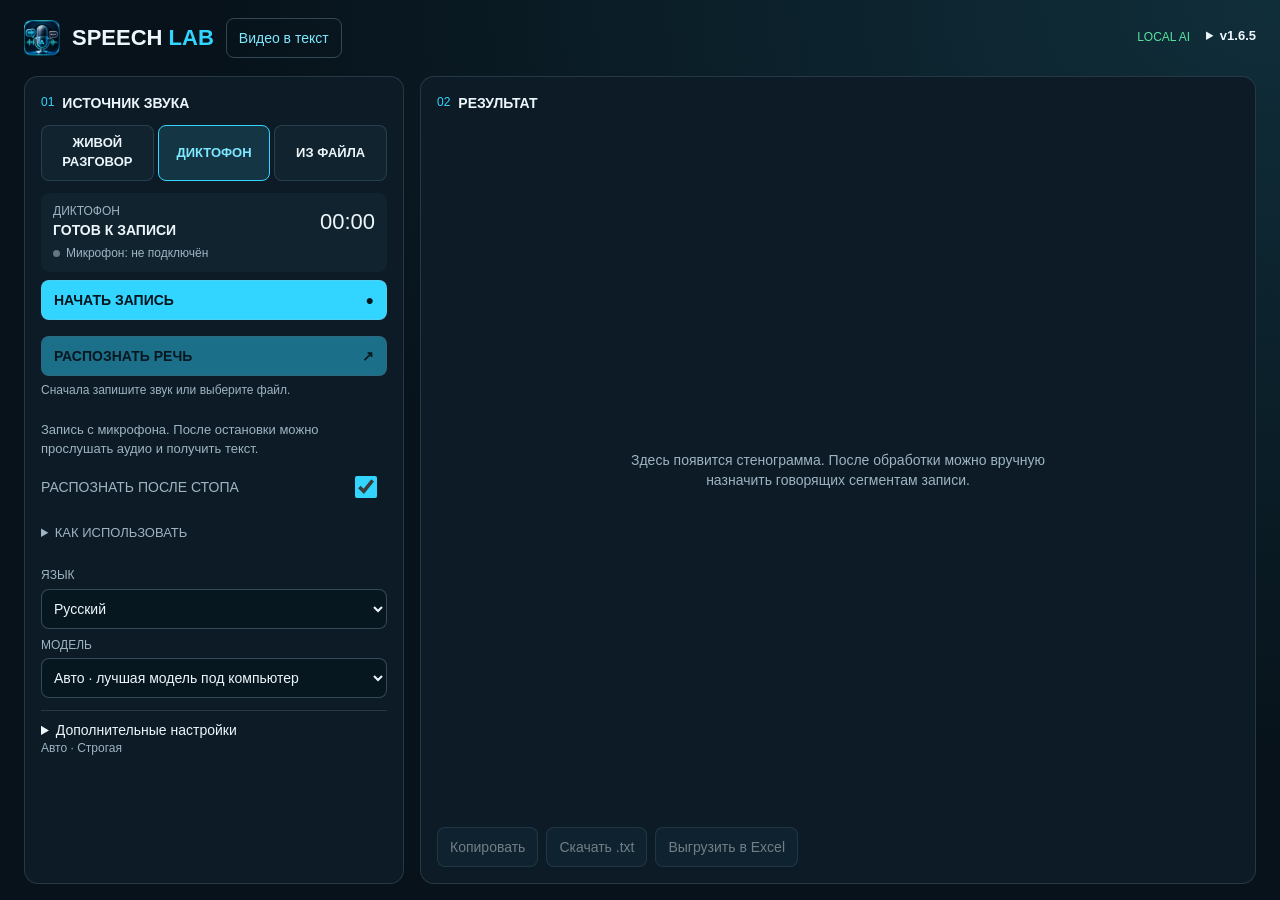
<file: index.html>
<!DOCTYPE html>

<html lang="ru">
<head>
<meta charset="utf-8"/>
<meta content="width=device-width, initial-scale=1" name="viewport"/>
<meta content="#0b0d10" name="theme-color"/>
<title>Speech Lab — распознавание речи</title>
<link href="./favicon.ico" rel="icon" sizes="any"/>
<link href="./favicon-32.png" rel="icon" sizes="32x32" type="image/png"/>
<link href="./favicon-192.png" rel="icon" sizes="192x192" type="image/png"/>
<link href="./apple-touch-icon.png" rel="apple-touch-icon" sizes="180x180"/>
<link href="./site.webmanifest" rel="manifest"/>
<link crossorigin="" href="https://cdn.jsdelivr.net" rel="preconnect"/>
<link crossorigin="" href="https://cdn.sheetjs.com" rel="preconnect"/>
<link crossorigin="" href="https://huggingface.co" rel="preconnect"/>
<link href="./compact.css?build=compact-20261111-01" rel="stylesheet"/>
</head>
<body>
<main class="shell">
<header class="topbar">
<div class="brand-block">
<div aria-hidden="true" class="brand-mark"><img alt="" src="./favicon-192.png"/></div>
<div>

<h1>SPEECH <span>LAB</span></h1>


</div>
<a class="video-entry-link" href="./video.html">Видео в текст</a></div>
<div class="topbar-meta">
<div class="badge">LOCAL AI</div>
<details aria-label="Версия приложения" class="build-badge" id="buildBadge"><summary><strong id="appVersion">v1.6.5</strong></summary>


<small id="appBuildTime">21.10.2026 · 11:46</small>
<small id="footerBuild"></small></details>
</div>
</header>
<section class="grid">
<div class="panel input-panel">
<div class="panel-head">
<span>01</span>
<h2>ИСТОЧНИК ЗВУКА</h2>
</div>

<div aria-label="Режим распознавания" class="mode-tabs" role="tablist">
<button aria-selected="false" class="mode-tab" data-mode="live" id="liveModeBtn" role="tab" type="button">ЖИВОЙ РАЗГОВОР</button>
<button aria-selected="true" class="mode-tab active" data-mode="dictaphone" id="dictaphoneModeBtn" role="tab" type="button">ДИКТОФОН</button>
<button aria-selected="false" class="mode-tab" data-mode="file" id="fileModeBtn" role="tab" type="button">ИЗ ФАЙЛА</button>
</div>
<section class="mode-section hidden" id="liveMode"><div class="capture-status idle" id="captureStatus">
<div class="capture-status-main">
<div>
<span class="capture-label">СТАТУС</span>
<strong id="captureStatusText">ГОТОВ К ЗАХВАТУ</strong>
</div>
<div class="record-timer" id="recordTimer">00:00</div>
</div>
<div class="source-statuses">
<div><span class="source-indicator" id="systemIndicator"></span><span id="systemStatus">Звук встречи: не подключён</span></div>
<div><span class="source-indicator" id="micIndicator"></span><span id="micStatus">Микрофон: не подключён</span></div>
</div>
</div><div class="capture-actions">
<button class="primary-btn" id="startCaptureBtn" type="button">
<span id="startCaptureBtnText">НАЙТИ И НАЧАТЬ</span>
<span class="arrow">●</span>
</button>
<button class="danger-btn hidden" id="stopCaptureBtn" type="button">
<span>Остановить запись</span>
<span>■</span>
</button>
</div>
<div class="live-hero">Выберите вкладку или экран и включите передачу аудио.</div>

<div class="capture-source-mode" id="captureSourceMode">
<div class="capture-source-mode-head">
<div>
<strong>РЕЖИМ ВЫБОРА ИСТОЧНИКА</strong>
<small>Авто запоминает последний источник, с которого удалось начать запись. Ручной позволяет указать предпочтительный тип.</small>
</div>
<span class="capture-mode-badge" id="captureModeBadge">AUTO</span>
</div>
<label class="capture-mode-switch" for="autoCaptureToggle">
<span id="manualModeLabel">РУЧНОЙ</span>
<input checked="" id="autoCaptureToggle" type="checkbox"/>
<i aria-hidden="true"></i>
<span id="autoModeLabel">АВТОЗАХВАТ</span>
</label>
<div class="capture-mode-hint" id="captureModeHint">
              АВТО: предложу подходящий тип источника и сразу начну запись после подтверждения браузера.
            </div>
<label class="manual-source hidden" id="manualSourceWrap">
<span>ЧТО ПРЕДЛОЖИТЬ ПЕРВЫМ</span>
<select id="manualSourceSelect">
<option value="browser">Вкладка браузера — Zoom Web / Толк / Meet</option>
<option value="window">Окно приложения — Zoom Desktop</option>
<option value="monitor">Экран целиком</option>
</select>
</label>
<div class="last-source" id="lastSourceRow">
<span>ПОСЛЕДНИЙ ИСТОЧНИК</span>
<strong id="lastSourceText">ещё не выбран</strong>
</div>
</div>
<div class="capture-options">
<label class="switch-row">
<span>
<strong>ДОБАВИТЬ МОЙ МИКРОФОН</strong>
<small>Микрофон добавляется к общему аудио. Автоматической идентификации голосов нет.</small>
</span>
<input checked="" id="micToggle" type="checkbox"/>
<i></i>
</label>
<label class="switch-row">
<span>
<strong>РАСПОЗНАТЬ ПОСЛЕ СТОПА</strong>
<small>Автоматически запустить Whisper после звонка</small>
</span>
<input checked="" id="autoTranscribeToggle" type="checkbox"/>
<i></i>
</label>

</div>


<div class="capture-diagnostic hidden" id="captureDiagnostic" role="alert">
<div>
<strong id="captureDiagnosticTitle">ПРОВЕРКА ИСТОЧНИКА</strong>
<p id="captureDiagnosticText">Проверь выбор вкладки и разрешение на аудио.</p>
</div>
<div class="capture-diagnostic-actions">
<button class="diagnostic-btn" id="retryTabCaptureBtn" type="button">ПОВТОРИТЬ: ВКЛАДКА СО ЗВУКОМ</button>
<button class="diagnostic-btn secondary" id="testMicBtn" type="button">ПРОВЕРИТЬ МИКРОФОН</button>
</div>
</div>

<details class="capture-help">
<summary>Как подключить звук</summary>
<ol>
<li>Открой Zoom / Толк / встречу и вернись сюда.</li>
<li>Выбери «Автозахват» или «Ручной».</li>
<li>Нажми «Найти и начать» / «Выбрать и начать».</li>
<li>Подтверди источник в системном окне браузера. Это обязательная защита браузера.</li>
<li>В окне браузера включи «Поделиться аудио» / «Share audio».</li>
<li>После распознавания открой сегменты и назначь говорящих вручную (если включена разметка).</li>
<li>Проверь таймкоды и текст. Автоматического разделения голосов пока нет.</li>
</ol>
</details>
</section>
<section class="mode-section" id="dictaphoneMode"><div class="capture-status idle" id="dictaphoneStatus">
<div class="capture-status-main">
<div>
<span class="capture-label">ДИКТОФОН</span>
<strong id="dictaphoneStatusText">ГОТОВ К ЗАПИСИ</strong>
</div>
<div class="record-timer" id="dictaphoneTimer">00:00</div>
</div>
<div class="source-statuses">
<div><span class="source-indicator" id="dictaphoneMicIndicator"></span><span id="dictaphoneMicStatus">Микрофон: не подключён</span></div>
</div>
</div><div class="capture-actions">
<button class="primary-btn" id="startDictaphoneBtn" type="button">
<span>НАЧАТЬ ЗАПИСЬ</span>
<span class="arrow">●</span>
</button>
<button class="danger-btn hidden" id="stopDictaphoneBtn" type="button">
<span>Остановить запись</span>
<span>■</span>
</button>
</div>
<div class="live-hero dictaphone-hero">Запись с микрофона. После остановки можно прослушать аудио и получить текст.</div>

<div class="capture-options">
<label class="switch-row">
<span>
<strong>РАСПОЗНАТЬ ПОСЛЕ СТОПА</strong>
<small>После завершения диктофона автоматически запустить Whisper</small>
</span>
<input checked="" id="dictaphoneAutoTranscribeToggle" type="checkbox"/>
<i></i>
</label>
</div>


<details class="capture-help">
<summary>КАК ИСПОЛЬЗОВАТЬ</summary>
<ol>
<li>Разреши браузеру доступ к микрофону.</li>
<li>Нажми «Начать запись» и говори.</li>
<li>Нажми «Остановить».</li>
<li>При включённом авто-режиме Whisper сразу создаст текст.</li>
</ol>
</details></section>
<section class="mode-section hidden" id="fileMode">
<label class="dropzone" for="fileInput" id="dropzone">
<input accept="audio/*,video/*,.mp3,.wav,.m4a,.aac,.ogg,.webm,.mp4" id="fileInput" type="file"/>
<div class="drop-icon">＋</div>
<strong>ПЕРЕТАЩИ ФАЙЛ СЮДА</strong>
<span>или нажми, чтобы выбрать</span>
<small>MP3 · WAV · M4A · OGG · WEBM*</small>
</label>
</section>




<div class="recognition-controls"><button class="primary-btn" disabled="" id="transcribeBtn" type="button">
<span id="transcribeBtnText">РАСПОЗНАТЬ РЕЧЬ</span>
<span class="arrow">↗</span>
</button><p id="actionHint" role="status"></p><div class="progress-wrap hidden" id="progressWrap">
<div class="progress-line">
<span id="statusText">Подготовка…</span>
<span id="progressValue">0%</span>
</div>
<div class="progress-track"><div class="progress-bar" id="progressBar"></div></div>
<div class="status-note" id="statusNote"></div>
</div></div><div class="settings">
<label>
<span>ЯЗЫК</span>
<select id="languageSelect">
<option value="auto">Определить автоматически</option>
<option selected="" value="russian">Русский</option>
<option value="english">English</option>
</select>
</label>
<label>
<span>МОДЕЛЬ</span>
<select id="modelSelect">
<option selected="" value="auto">Авто · лучшая модель под компьютер</option>
<option value="onnx-community/whisper-large-v3-turbo">Whisper Large-v3-Turbo · максимум качества / WebGPU</option>
<option value="onnx-community/whisper-small">Whisper Small · высокое качество</option>
<option value="onnx-community/whisper-base">Whisper Base · баланс на CPU</option>
<option value="onnx-community/whisper-tiny">Whisper Tiny · только скорость</option>
</select>
</label>


</div>



<details class="advanced-settings" id="advancedSettings"><summary>Дополнительные настройки <small id="advancedSummary"></small></summary><div class="advanced-body"><label>
<span>КАЧЕСТВО ЗАПИСИ</span>
<select id="qualitySelect">
<option selected="" value="auto">Авто · БАЛАНС · рекомендуется</option>
<option value="balanced">БАЛАНС · Small на GPU / Base на CPU</option>
<option value="accurate">ТОЧНО · Large-v3-Turbo на GPU</option>
<option value="max">МАКСИМУМ · Turbo + повторная проверка</option>
<option value="noisy">ШУМ · старая / плохая запись</option>
<option value="fast">БЫСТРО · Tiny · только черновик</option>
</select>
</label><label>
<span>ЗАЩИТА ОТ ОШИБОК</span>
<select id="cleanupSelect">
<option selected="" value="strict">Строгая · не выдумывать</option>
<option value="standard">Обычная · чистить повторы</option>
<option value="off">Выключена</option>
</select>
</label><label class="switch-row speaker-switch">
<span>
<strong>РУЧНАЯ РАЗМЕТКА ГОВОРЯЩИХ</strong>
<small>После расшифровки назначь имя каждому сегменту</small>
</span>
<input checked="" id="speakerLabelsToggle" type="checkbox"/>
<i></i>
</label><div class="speaker-config" id="speakerConfig">
<div class="speaker-config-head">
<div>
<strong>ИМЕНА УЧАСТНИКОВ</strong>
<small>Эти имена появятся в списке у каждого сегмента.</small>
</div>
<span>MANUAL</span>
</div>
<div class="speaker-name-grid">
<label class="speaker-name you-name">
<span>МОЙ МИКРОФОН</span>
<input autocomplete="off" id="mySpeakerName" maxlength="32" type="text" value="ВЫ"/>
</label>
<label class="speaker-name">
<span>СПИКЕР 1</span>
<input autocomplete="off" id="speakerName1" maxlength="32" type="text" value="Иван"/>
</label>
<label class="speaker-name">
<span>СПИКЕР 2</span>
<input autocomplete="off" id="speakerName2" maxlength="32" type="text" value="Мария"/>
</label>
<label class="speaker-name">
<span>СПИКЕР 3</span>
<input autocomplete="off" id="speakerName3" maxlength="32" type="text" value="Пётр"/>
</label>
</div>
<p class="speaker-config-note">Автоматическое различение голосов пока не выполняется. После распознавания открой сегменты и выбери говорящего вручную. Текст и Excel обновятся.</p>
</div><div class="engine-hint" id="engineHint">АВТО · на WebGPU используется Whisper Small, а режимы ТОЧНО/МАКСИМУМ переключаются на Large-v3-Turbo. На CPU используется безопасный Base fallback.</div><div id="saveFolderSlot"></div></div></details><section aria-label="Аудиозапись" class="recording-card hidden" id="recordingCard"><div class="file-card hidden" id="fileCard">
<div>
<div class="file-label" id="fileLabel">ФАЙЛ</div>
<div class="file-name" id="fileName" tabindex="0">—</div>
<div class="file-meta" id="fileMeta">—</div>
</div>
<button aria-label="Удалить файл" class="icon-btn" id="removeFileBtn" type="button">×</button>
</div><audio class="audio-preview hidden" controls="" id="audioPreview"></audio><button class="secondary-btn recording-download hidden" id="downloadAudioBtn" type="button">СКАЧАТЬ АУДИОЗАПИСЬ</button></section></div>
<div class="panel output-panel">
<div class="panel-head">
<span>02</span>
<h2>РЕЗУЛЬТАТ</h2>
</div>
<div class="result-empty" id="resultEmpty">
<div aria-hidden="true" class="signal">
<i></i><i></i><i></i><i></i><i></i><i></i><i></i>
</div>
<p>Здесь появится стенограмма. После обработки можно вручную назначить говорящих сегментам записи.</p>
</div>
<div class="result hidden" id="resultBlock">
<div class="result-stats">
<div><span>СЛОВ</span><strong id="wordCount">0</strong></div>
<div><span>СЕГМЕНТОВ</span><strong id="segmentCount">0</strong></div>
<div><span>Длительность</span><strong id="audioDuration">—</strong></div>
</div>
<div aria-label="Представление результата" class="result-views" role="group"><button aria-pressed="true" id="textViewBtn" type="button">Текст</button><button aria-pressed="false" id="segmentsViewBtn" type="button">Реплики и таймкоды</button></div><textarea aria-label="Распознанный текст" id="transcript" spellcheck="true"></textarea><div class="segments-box" id="segmentsBox"><p id="segmentsEmpty">Реплики ещё не сформированы.</p>

<div class="segments-list" id="segmentsList"></div>
</div>


</div>
<div class="result-actions">
<button class="secondary-btn result-copy-btn" id="copyBtn" type="button">Копировать</button>

<button class="secondary-btn" id="downloadBtn" type="button">Скачать .txt</button>
<button class="secondary-btn" id="downloadExcelBtn" type="button">Выгрузить в Excel</button></div></div>
</section>

</main>
<div aria-live="polite" class="toast" id="toast" role="status"></div>
<script defer="" src="./app.js?build=meeting-summary-20261124-02"></script>
<script defer="" src="./compact.js?build=compact-20261111-01"></script>
<script defer src="./meeting-analysis.js?build=meeting-summary-20261124-02"></script>
<script defer src="./meeting-ui.js?build=meeting-summary-20261124-02"></script></body>
</html>
</file>
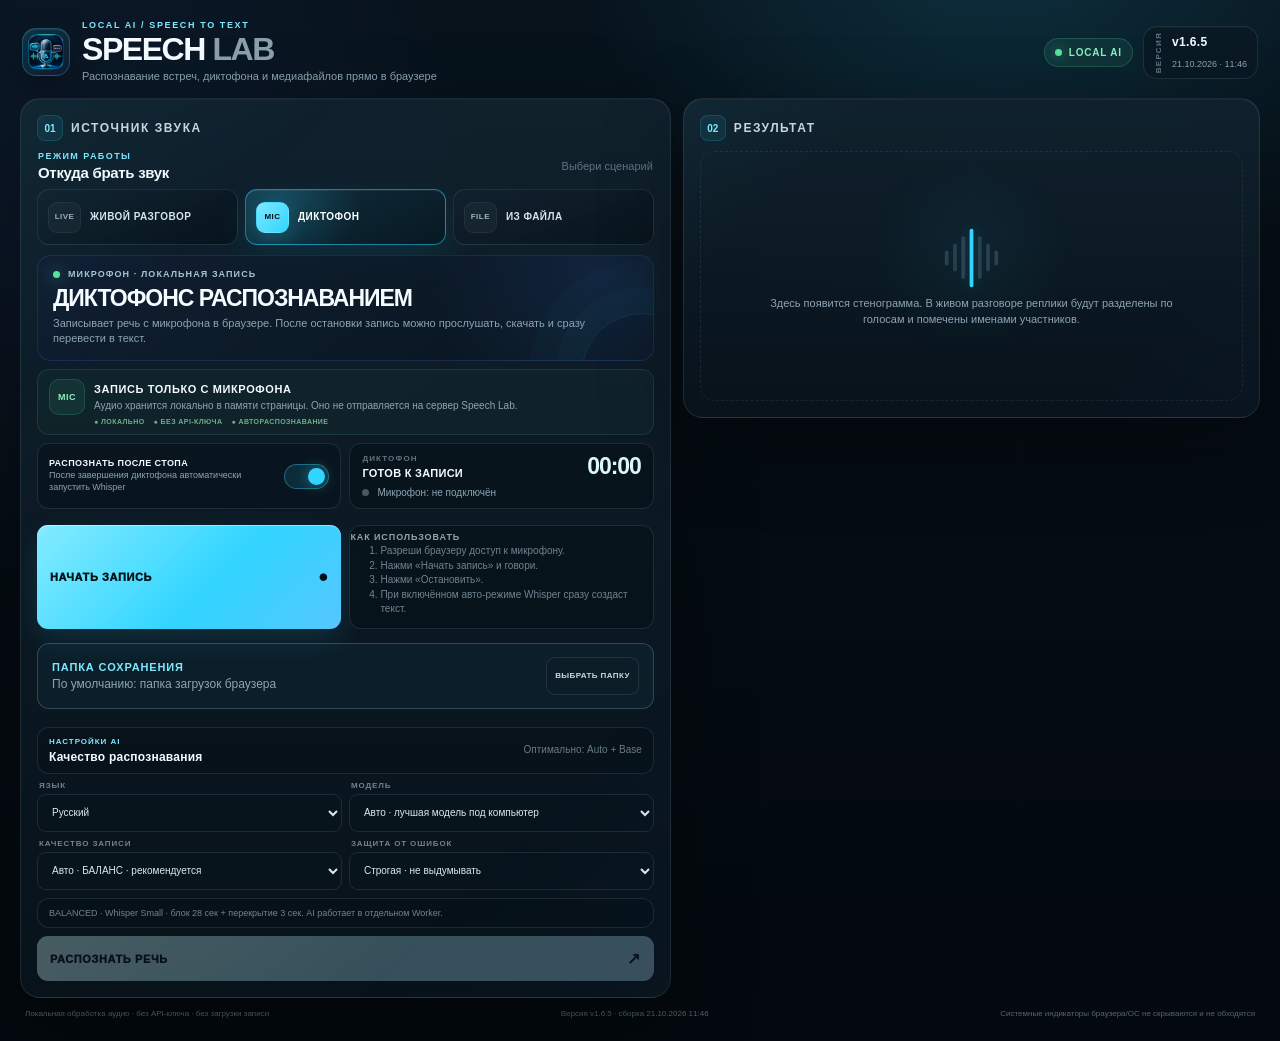
<file: _preview.html>
<!doctype html>
<html lang="ru">
<head>
  <meta charset="utf-8" />
  <meta name="viewport" content="width=device-width, initial-scale=1" />
  <meta name="theme-color" content="#0b0d10" />
  <title>Speech Lab — распознавание речи</title>
  <link rel="icon" href="./favicon.ico" sizes="any" />
  <link rel="icon" type="image/png" sizes="32x32" href="./favicon-32.png" />
  <link rel="icon" type="image/png" sizes="192x192" href="./favicon-192.png" />
  <link rel="apple-touch-icon" sizes="180x180" href="./apple-touch-icon.png" />
  <link rel="manifest" href="./site.webmanifest" />
  <link rel="preconnect" href="https://cdn.jsdelivr.net" crossorigin />
  <link rel="preconnect" href="https://cdn.sheetjs.com" crossorigin />
  <link rel="preconnect" href="https://huggingface.co" crossorigin />
  <link rel="stylesheet" href="./styles.css?build=v1.5.1-20260821-0708" />
</head>
<body>
  <main class="shell">
    <header class="topbar">
      <div class="brand-block">
        <div class="brand-mark" aria-hidden="true"><img src="./favicon-192.png" alt="" /></div>
        <div>
          <div class="eyebrow">LOCAL AI / SPEECH TO TEXT</div>
          <h1>SPEECH <span>LAB</span></h1>
          <p class="topbar-subtitle">Распознавание встреч, диктофона и медиафайлов прямо в браузере</p>
        </div>
      </div>
      <div class="topbar-meta">
        <div class="badge">LOCAL AI</div>
        <div class="build-badge" id="buildBadge" aria-label="Версия приложения">
          <span>ВЕРСИЯ</span>
          <strong id="appVersion">v1.6.0</strong>
          <small id="appBuildTime">03.09.2026 · 12:00</small>
        </div>
      </div>
    </header>

    <section class="grid">
      <div class="panel input-panel">
        <div class="panel-head">
          <span>01</span>
          <h2>ИСТОЧНИК ЗВУКА</h2>
        </div>

        <div class="mode-menu-head">
          <div>
            <span>РЕЖИМ РАБОТЫ</span>
            <strong>Откуда брать звук</strong>
          </div>
          <small>Выбери сценарий</small>
        </div>

        <div class="mode-tabs" role="tablist" aria-label="Режим распознавания">
          <button class="mode-tab active" id="liveModeBtn" type="button" data-mode="live" role="tab" aria-selected="true">ЖИВОЙ РАЗГОВОР</button>
          <button class="mode-tab" id="dictaphoneModeBtn" type="button" data-mode="dictaphone" role="tab" aria-selected="false">ДИКТОФОН</button>
          <button class="mode-tab" id="fileModeBtn" type="button" data-mode="file" role="tab" aria-selected="false">ИЗ ФАЙЛА</button>
        </div>

        <section class="mode-section" id="liveMode">
          <div class="live-hero">
            <div class="live-kicker"><span class="live-dot"></span> ZOOM · ТОЛК · MEET · ЛЮБАЯ ВКЛАДКА</div>
            <h3>ЗАХВАТ ЗВУКА<br>ВО ВРЕМЯ ЗВОНКА</h3>
            <p>Нажми старт, выбери вкладку или экран с разговором и обязательно включи передачу аудио.</p>
          </div>

          <div class="privacy-card">
            <div class="privacy-icon">LOCAL</div>
            <div>
              <strong>ЛОКАЛЬНЫЙ РЕЖИМ</strong>
              <p>Аудио не отправляется в Zoom, Толк или на сервер Speech Lab. В интернет скачиваются только AI-модели; сама запись обрабатывается в этой вкладке.</p>
              <div class="privacy-points">
                <span>● БЕЗ БОТА</span>
                <span>● БЕЗ ЗАГРУЗКИ АУДИО</span>
                <span>● ФАЙЛ ТОЛЬКО ПО ТВОЕЙ КНОПКЕ</span>
              </div>
            </div>
          </div>

          <div class="capture-source-mode" id="captureSourceMode">
            <div class="capture-source-mode-head">
              <div>
                <strong>РЕЖИМ ВЫБОРА ИСТОЧНИКА</strong>
                <small>Авто запоминает тип последнего источника. Ручной позволяет выбрать тип самому.</small>
              </div>
              <span class="capture-mode-badge" id="captureModeBadge">AUTO</span>
            </div>

            <label class="capture-mode-switch" for="autoCaptureToggle">
              <span id="manualModeLabel">РУЧНОЙ</span>
              <input id="autoCaptureToggle" type="checkbox" checked />
              <i aria-hidden="true"></i>
              <span id="autoModeLabel">АВТОЗАХВАТ</span>
            </label>

            <div class="capture-mode-hint" id="captureModeHint">
              АВТО: предложу подходящий тип источника и сразу начну запись после подтверждения браузера.
            </div>

            <label class="manual-source hidden" id="manualSourceWrap">
              <span>ЧТО ПРЕДЛОЖИТЬ ПЕРВЫМ</span>
              <select id="manualSourceSelect">
                <option value="browser">Вкладка браузера — Zoom Web / Толк / Meet</option>
                <option value="window">Окно приложения — Zoom Desktop</option>
                <option value="monitor">Экран целиком</option>
              </select>
            </label>

            <div class="last-source" id="lastSourceRow">
              <span>ПОСЛЕДНИЙ ИСТОЧНИК</span>
              <strong id="lastSourceText">ещё не выбран</strong>
            </div>
          </div>

          <div class="capture-options">
            <label class="switch-row">
              <span>
                <strong>ДОБАВИТЬ МОЙ МИКРОФОН</strong>
                <small>Ваш голос пишется отдельным каналом для пометки «ВЫ»</small>
              </span>
              <input id="micToggle" type="checkbox" checked />
              <i></i>
            </label>

            <label class="switch-row">
              <span>
                <strong>РАСПОЗНАТЬ ПОСЛЕ СТОПА</strong>
                <small>Автоматически запустить Whisper после звонка</small>
              </span>
              <input id="autoTranscribeToggle" type="checkbox" checked />
              <i></i>
            </label>

            <label class="switch-row speaker-switch">
              <span>
                <strong>РУЧНАЯ РАЗМЕТКА ГОВОРЯЩИХ</strong>
                <small>После расшифровки назначь имя каждому сегменту</small>
              </span>
              <input id="speakerLabelsToggle" type="checkbox" checked />
              <i></i>
            </label>
          </div>

          <div class="speaker-config" id="speakerConfig">
            <div class="speaker-config-head">
              <div>
                <strong>ИМЕНА УЧАСТНИКОВ</strong>
                <small>Эти имена появятся в списке у каждого сегмента.</small>
              </div>
              <span>MANUAL</span>
            </div>
            <div class="speaker-name-grid">
              <label class="speaker-name you-name">
                <span>МОЙ МИКРОФОН</span>
                <input id="mySpeakerName" type="text" value="ВЫ" maxlength="32" autocomplete="off" />
              </label>
              <label class="speaker-name">
                <span>СПИКЕР 1</span>
                <input id="speakerName1" type="text" value="Иван" maxlength="32" autocomplete="off" />
              </label>
              <label class="speaker-name">
                <span>СПИКЕР 2</span>
                <input id="speakerName2" type="text" value="Мария" maxlength="32" autocomplete="off" />
              </label>
              <label class="speaker-name">
                <span>СПИКЕР 3</span>
                <input id="speakerName3" type="text" value="Пётр" maxlength="32" autocomplete="off" />
              </label>
            </div>
            <p class="speaker-config-note">Автоматическое различение голосов пока не выполняется. После распознавания открой сегменты и выбери говорящего вручную. Текст и Excel обновятся.</p>
          </div>

          <div class="capture-status idle" id="captureStatus">
            <div class="capture-status-main">
              <div>
                <span class="capture-label">СТАТУС</span>
                <strong id="captureStatusText">ГОТОВ К ЗАХВАТУ</strong>
              </div>
              <div class="record-timer" id="recordTimer">00:00</div>
            </div>
            <div class="source-statuses">
              <div><span class="source-indicator" id="systemIndicator"></span><span id="systemStatus">Звук встречи: не подключён</span></div>
              <div><span class="source-indicator" id="micIndicator"></span><span id="micStatus">Микрофон: не подключён</span></div>
            </div>
          </div>

          <div class="capture-diagnostic hidden" id="captureDiagnostic" role="alert">
            <div>
              <strong id="captureDiagnosticTitle">ПРОВЕРКА ИСТОЧНИКА</strong>
              <p id="captureDiagnosticText">Проверь выбор вкладки и разрешение на аудио.</p>
            </div>
            <div class="capture-diagnostic-actions">
              <button class="diagnostic-btn" id="retryTabCaptureBtn" type="button">ПОВТОРИТЬ: ВКЛАДКА СО ЗВУКОМ</button>
              <button class="diagnostic-btn secondary" id="testMicBtn" type="button">ПРОВЕРИТЬ МИКРОФОН</button>
            </div>
          </div>

          <div class="capture-actions">
            <button class="primary-btn" id="startCaptureBtn" type="button">
              <span id="startCaptureBtnText">НАЙТИ И НАЧАТЬ</span>
              <span class="arrow">●</span>
            </button>
            <button class="danger-btn hidden" id="stopCaptureBtn" type="button">
              <span>ОСТАНОВИТЬ И СОХРАНИТЬ</span>
              <span>■</span>
            </button>
          </div>

          <div class="capture-help">
            <strong>КАК ЗАХВАТИТЬ ЗВУК ЛОКАЛЬНО</strong>
            <ol>
              <li>Открой Zoom / Толк / встречу и вернись сюда.</li>
              <li>Выбери «Автозахват» или «Ручной».</li>
              <li>Нажми «Найти и начать» / «Выбрать и начать».</li>
              <li>Подтверди источник в системном окне браузера. Это обязательная защита браузера.</li>
              <li>В окне браузера включи «Поделиться аудио» / «Share audio».</li>
              <li>После звонка AI локально разделит удалённые голоса на Спикер 1 / 2 / 3 и подставит заданные имена.</li>
              <li>Прослушай первую реплику каждого спикера и при необходимости поменяй имена местами.</li>
            </ol>
          </div>
        </section>


        <section class="mode-section hidden" id="dictaphoneMode">
          <div class="live-hero dictaphone-hero">
            <div class="live-kicker"><span class="live-dot"></span> МИКРОФОН · ЛОКАЛЬНАЯ ЗАПИСЬ</div>
            <h3>ДИКТОФОН<br>С РАСПОЗНАВАНИЕМ</h3>
            <p>Записывает речь с микрофона в браузере. После остановки запись можно прослушать, скачать и сразу перевести в текст.</p>
          </div>

          <div class="privacy-card">
            <div class="privacy-icon">MIC</div>
            <div>
              <strong>ЗАПИСЬ ТОЛЬКО С МИКРОФОНА</strong>
              <p>Аудио хранится локально в памяти страницы. Оно не отправляется на сервер Speech Lab.</p>
              <div class="privacy-points">
                <span>● ЛОКАЛЬНО</span>
                <span>● БЕЗ API-КЛЮЧА</span>
                <span>● АВТОРАСПОЗНАВАНИЕ</span>
              </div>
            </div>
          </div>

          <div class="capture-options">
            <label class="switch-row">
              <span>
                <strong>РАСПОЗНАТЬ ПОСЛЕ СТОПА</strong>
                <small>После завершения диктофона автоматически запустить Whisper</small>
              </span>
              <input id="dictaphoneAutoTranscribeToggle" type="checkbox" checked />
              <i></i>
            </label>
          </div>

          <div class="capture-status idle" id="dictaphoneStatus">
            <div class="capture-status-main">
              <div>
                <span class="capture-label">ДИКТОФОН</span>
                <strong id="dictaphoneStatusText">ГОТОВ К ЗАПИСИ</strong>
              </div>
              <div class="record-timer" id="dictaphoneTimer">00:00</div>
            </div>
            <div class="source-statuses">
              <div><span class="source-indicator" id="dictaphoneMicIndicator"></span><span id="dictaphoneMicStatus">Микрофон: не подключён</span></div>
            </div>
          </div>

          <div class="capture-actions">
            <button class="primary-btn" id="startDictaphoneBtn" type="button">
              <span>НАЧАТЬ ЗАПИСЬ</span>
              <span class="arrow">●</span>
            </button>
            <button class="danger-btn hidden" id="stopDictaphoneBtn" type="button">
              <span>ОСТАНОВИТЬ</span>
              <span>■</span>
            </button>
          </div>

          <div class="capture-help">
            <strong>КАК ИСПОЛЬЗОВАТЬ</strong>
            <ol>
              <li>Разреши браузеру доступ к микрофону.</li>
              <li>Нажми «Начать запись» и говори.</li>
              <li>Нажми «Остановить».</li>
              <li>При включённом авто-режиме Whisper сразу создаст текст.</li>
            </ol>
          </div>
        </section>

        <section class="mode-section hidden" id="fileMode">
          <label class="dropzone" id="dropzone" for="fileInput">
            <input
              id="fileInput"
              type="file"
              accept="audio/*,video/*,.mp3,.wav,.m4a,.aac,.ogg,.webm,.mp4"
            />
            <div class="drop-icon">＋</div>
            <strong>ПЕРЕТАЩИ ФАЙЛ СЮДА</strong>
            <span>или нажми, чтобы выбрать</span>
            <small>MP3 · WAV · M4A · OGG · WEBM*</small>
          </label>
        </section>

        <div class="file-card hidden" id="fileCard">
          <div>
            <div class="file-label" id="fileLabel">ФАЙЛ</div>
            <div class="file-name" id="fileName">—</div>
            <div class="file-meta" id="fileMeta">—</div>
          </div>
          <button class="icon-btn" id="removeFileBtn" type="button" aria-label="Удалить файл">×</button>
        </div>

        <audio id="audioPreview" class="audio-preview hidden" controls></audio>
        <button class="secondary-btn recording-download hidden" id="downloadAudioBtn" type="button">СКАЧАТЬ АУДИОЗАПИСЬ</button>

        <div class="settings-head">
          <div>
            <span>НАСТРОЙКИ AI</span>
            <strong>Качество распознавания</strong>
          </div>
          <small>Оптимально: Auto + Base</small>
        </div>

        <div class="settings">
          <label>
            <span>ЯЗЫК</span>
            <select id="languageSelect">
              <option value="auto">Определить автоматически</option>
              <option value="russian" selected>Русский</option>
              <option value="english">English</option>
            </select>
          </label>

          <label>
            <span>МОДЕЛЬ</span>
            <select id="modelSelect">
              <option value="auto" selected>Авто · лучшая модель под компьютер</option>
              <option value="onnx-community/whisper-large-v3-turbo">Whisper Large-v3-Turbo · максимум качества / WebGPU</option>
              <option value="onnx-community/whisper-small">Whisper Small · высокое качество</option>
              <option value="onnx-community/whisper-base">Whisper Base · баланс на CPU</option>
              <option value="onnx-community/whisper-tiny">Whisper Tiny · только скорость</option>
            </select>
          </label>

          <label>
            <span>КАЧЕСТВО ЗАПИСИ</span>
            <select id="qualitySelect">
              <option value="auto" selected>Авто · БАЛАНС · рекомендуется</option>
              <option value="balanced">БАЛАНС · Small на GPU / Base на CPU</option>
              <option value="accurate">ТОЧНО · Large-v3-Turbo на GPU</option>
              <option value="max">МАКСИМУМ · Turbo + повторная проверка</option>
              <option value="noisy">ШУМ · старая / плохая запись</option>
              <option value="fast">БЫСТРО · Tiny · только черновик</option>
            </select>
          </label>

          <label>
            <span>ЗАЩИТА ОТ ОШИБОК</span>
            <select id="cleanupSelect">
              <option value="strict" selected>Строгая · не выдумывать</option>
              <option value="standard">Обычная · чистить повторы</option>
              <option value="off">Выключена</option>
            </select>
          </label>
        </div>

        <div class="engine-hint" id="engineHint">АВТО · на WebGPU используется Whisper Small, а режимы ТОЧНО/МАКСИМУМ переключаются на Large-v3-Turbo. На CPU используется безопасный Base fallback.</div>

        <button class="primary-btn" id="transcribeBtn" type="button" disabled>
          <span id="transcribeBtnText">РАСПОЗНАТЬ РЕЧЬ</span>
          <span class="arrow">↗</span>
        </button>

        <div class="progress-wrap hidden" id="progressWrap">
          <div class="progress-line">
            <span id="statusText">Подготовка…</span>
            <span id="progressValue">0%</span>
          </div>
          <div class="progress-track"><div class="progress-bar" id="progressBar"></div></div>
          <div class="status-note" id="statusNote"></div>
        </div>
      </div>

      <div class="panel output-panel">
        <div class="panel-head">
          <span>02</span>
          <h2>РЕЗУЛЬТАТ</h2>
        </div>

        <div class="result-empty" id="resultEmpty">
          <div class="signal" aria-hidden="true">
            <i></i><i></i><i></i><i></i><i></i><i></i><i></i>
          </div>
          <p>Здесь появится стенограмма. В живом разговоре реплики будут разделены по голосам и помечены именами участников.</p>
        </div>

        <div class="result hidden" id="resultBlock">
          <div class="result-stats">
            <div><span>СЛОВ</span><strong id="wordCount">0</strong></div>
            <div><span>СЕГМЕНТОВ</span><strong id="segmentCount">0</strong></div>
            <div><span>ВРЕМЯ</span><strong id="audioDuration">—</strong></div>
          </div>

          <textarea id="transcript" spellcheck="true" aria-label="Распознанный текст"></textarea>

          <div class="result-actions">
            <button class="secondary-btn result-copy-btn" id="copyBtn" type="button">СКОПИРОВАТЬ ТЕКСТ</button>
            <button class="secondary-btn" id="downloadExcelBtn" type="button">ВЫГРУЗИТЬ В EXCEL</button>
            <button class="secondary-btn" id="downloadBtn" type="button">СКАЧАТЬ .TXT</button>
          </div>

          <details class="segments-box" id="segmentsBox">
            <summary>ПОКАЗАТЬ РЕПЛИКИ И ТАЙМКОДЫ</summary>
            <div id="segmentsList" class="segments-list"></div>
          </details>
        </div>
      </div>
    </section>

    <footer>
      <span>Локальная обработка аудио · без API-ключа · без загрузки записи</span>
      <span id="footerBuild">Версия v1.6.0 · сборка 03.09.2026 12:00</span>
      <span>Системные индикаторы браузера/ОС не скрываются и не обходятся</span>
    </footer>
  </main>

  <div class="toast" id="toast" role="status" aria-live="polite"></div>

  <script defer src="./app.js?build=v1.6.0-20260903-1200"></script>
</body>
</html>
</file>
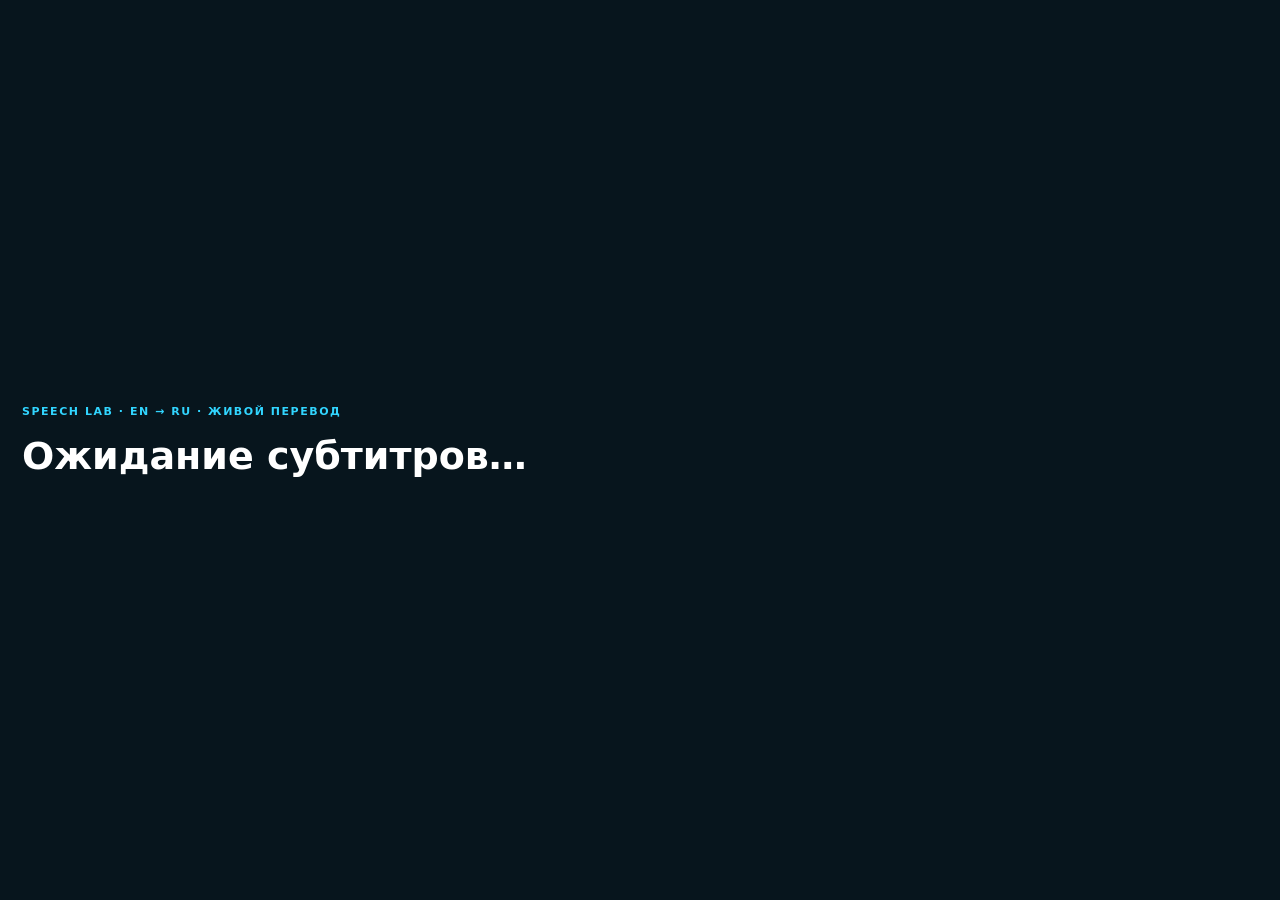
<file: live-captions.html>
<!doctype html>
<html lang="ru">
<head>
<meta charset="utf-8">
<meta name="viewport" content="width=device-width, initial-scale=1">
<title>Субтитры Speech Lab</title>
<style>
html,body{margin:0;min-height:100%;background:#07151d;color:#fff;font-family:system-ui,Arial,sans-serif}
main{box-sizing:border-box;padding:22px;display:flex;flex-direction:column;gap:12px;min-height:100vh;justify-content:center}
header{font-size:11px;font-weight:800;letter-spacing:.14em;color:#31d5ff}
#ru{font-size:clamp(22px,4vw,38px);font-weight:800;line-height:1.4;overflow-wrap:anywhere}
#en{font-size:14px;line-height:1.5;color:#b4c2cc}
</style>
</head>
<body>
<main>
<header>SPEECH LAB · EN → RU · ЖИВОЙ ПЕРЕВОД</header>
<div id="ru" aria-live="polite">Ожидание субтитров…</div>
<div id="en"></div>
</main>
<script>
'use strict';
if (typeof BroadcastChannel === 'undefined') {
  document.getElementById('ru').textContent = 'Этот браузер не поддерживает отдельное окно субтитров.';
} else {
  const channel = new BroadcastChannel('speechlab-live-captions');
  channel.onmessage = ({data}) => {
    if (data?.type !== 'caption') return;
    document.getElementById('ru').textContent = String(data.ru || '');
    document.getElementById('en').textContent = String(data.en || '');
  };
  channel.postMessage({type:'request'});
  window.addEventListener('pagehide',()=>channel.close());
}
</script>
</body>
</html>
</file>
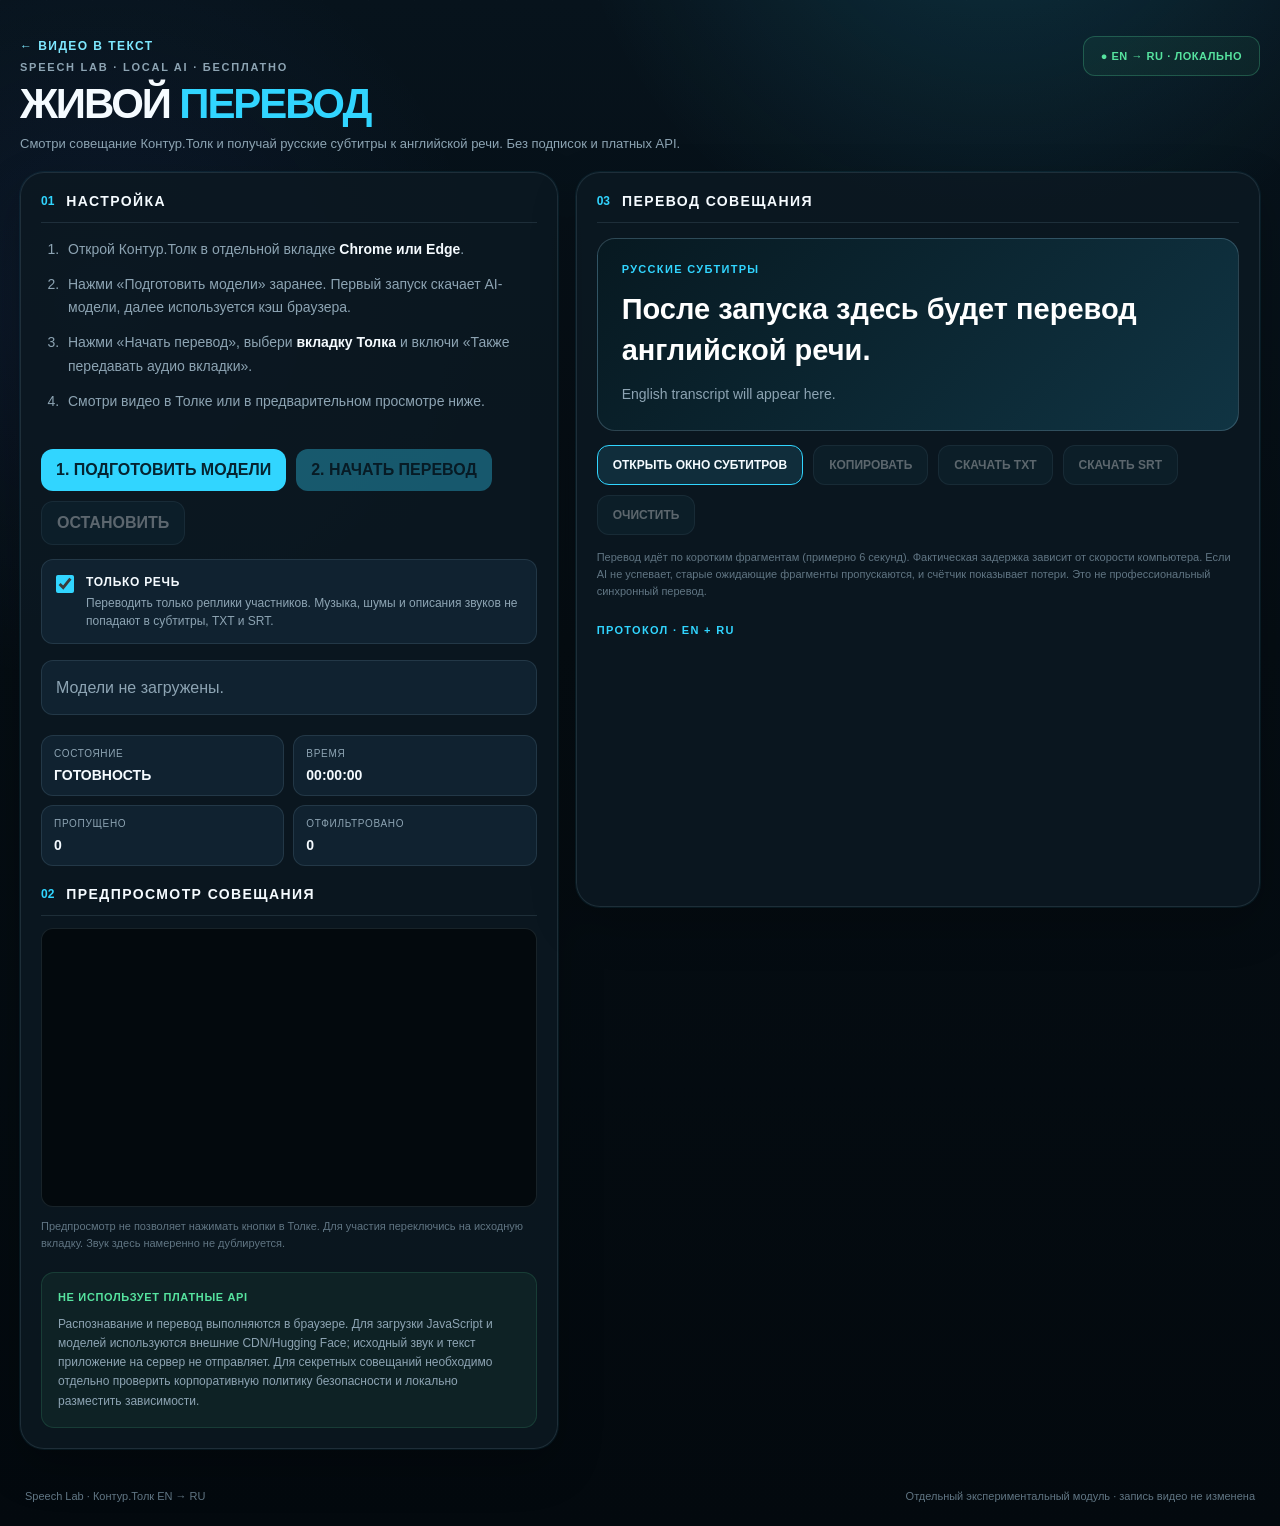
<file: live-translate.html>
<!doctype html>
<html lang="ru">
<head>
  <meta charset="utf-8" />
  <meta name="viewport" content="width=device-width, initial-scale=1" />
  <meta name="theme-color" content="#0b0d10" />
  <title>Живой перевод Толка — Speech Lab</title>
  <link rel="icon" href="./favicon.ico" sizes="any" />
  <link rel="stylesheet" href="./styles.css?build=live-20261123" />
  <link rel="stylesheet" href="./video.css?build=live-20261123" />
  <link rel="stylesheet" href="./live-translate.css?build=20261123-speech" />
</head>
<body>
<main class="shell video-page live-page">
  <header class="video-topbar">
    <div class="video-title-group">
      <a class="video-back" href="./video.html">← ВИДЕО В ТЕКСТ</a>
      <div class="video-kicker">SPEECH LAB · LOCAL AI · БЕСПЛАТНО</div>
      <h1>ЖИВОЙ <span>ПЕРЕВОД</span></h1>
      <p>Смотри совещание Контур.Толк и получай русские субтитры к английской речи. Без подписок и платных API.</p>
    </div>
    <div class="video-local-badge">● EN → RU · ЛОКАЛЬНО</div>
  </header>

  <div class="video-grid">
    <section class="video-panel live-controls" aria-label="Управление переводом">
      <div class="video-panel-heading"><span>01</span><h2>НАСТРОЙКА</h2></div>
      <ol class="live-steps">
        <li>Открой Контур.Толк в отдельной вкладке <strong>Chrome или Edge</strong>.</li>
        <li>Нажми «Подготовить модели» заранее. Первый запуск скачает AI-модели, далее используется кэш браузера.</li>
        <li>Нажми «Начать перевод», выбери <strong>вкладку Толка</strong> и включи «Также передавать аудио вкладки».</li>
        <li>Смотри видео в Толке или в предварительном просмотре ниже.</li>
      </ol>
      <div class="live-buttons">
        <button type="button" id="livePrepare">1. ПОДГОТОВИТЬ МОДЕЛИ</button>
        <button type="button" id="liveStart" disabled>2. НАЧАТЬ ПЕРЕВОД</button>
        <button type="button" id="liveStop" disabled>ОСТАНОВИТЬ</button>
      </div>
      <label class="live-toggle" for="liveSpeechOnly">
        <input type="checkbox" id="liveSpeechOnly" checked />
        <span><strong>ТОЛЬКО РЕЧЬ</strong><small>Переводить только реплики участников. Музыка, шумы и описания звуков не попадают в субтитры, TXT и SRT.</small></span>
      </label>
      <p id="liveStatus" class="live-status" role="status" aria-live="polite">Модели не загружены.</p>
      <p id="liveDiagnostic" class="video-hint" role="status" aria-live="polite" hidden></p>
      <p id="liveError" class="video-error" role="alert" hidden></p>
      <div class="live-metrics">
        <div><span>СОСТОЯНИЕ</span><strong id="liveState">ГОТОВНОСТЬ</strong></div>
        <div><span>ВРЕМЯ</span><strong id="liveDuration">00:00:00</strong></div>
        <div><span>ПРОПУЩЕНО</span><strong id="liveDropped">0</strong></div>
        <div title="Фрагменты без речи: музыка, шумы, ложные фразы распознавания"><span>ОТФИЛЬТРОВАНО</span><strong id="liveFiltered">0</strong></div>
      </div>
      <div class="live-preview">
        <div class="video-panel-heading"><span>02</span><h2>ПРЕДПРОСМОТР СОВЕЩАНИЯ</h2></div>
        <video id="liveVideo" autoplay muted playsinline aria-label="Беззвучный предпросмотр выбранной вкладки"></video>
        <p class="video-hint">Предпросмотр не позволяет нажимать кнопки в Толке. Для участия переключись на исходную вкладку. Звук здесь намеренно не дублируется.</p>
      </div>
      <div class="video-privacy">
        <strong>НЕ ИСПОЛЬЗУЕТ ПЛАТНЫЕ API</strong>
        <p>Распознавание и перевод выполняются в браузере. Для загрузки JavaScript и моделей используются внешние CDN/Hugging Face; исходный звук и текст приложение на сервер не отправляет. Для секретных совещаний необходимо отдельно проверить корпоративную политику безопасности и локально разместить зависимости.</p>
      </div>
    </section>

    <section class="video-panel live-output" aria-label="Субтитры и протокол">
      <div class="video-panel-heading"><span>03</span><h2>ПЕРЕВОД СОВЕЩАНИЯ</h2></div>
      <div class="live-caption" aria-live="polite" aria-atomic="true">
        <span>РУССКИЕ СУБТИТРЫ</span>
        <strong id="liveRu">После запуска здесь будет перевод английской речи.</strong>
        <small id="liveEn">English transcript will appear here.</small>
      </div>
      <div class="live-toolbar">
        <button type="button" id="livePopout">ОТКРЫТЬ ОКНО СУБТИТРОВ</button>
        <button type="button" id="liveCopy" disabled>КОПИРОВАТЬ</button>
        <button type="button" id="liveTxt" disabled>СКАЧАТЬ TXT</button>
        <button type="button" id="liveSrt" disabled>СКАЧАТЬ SRT</button>
        <button type="button" id="liveClear" disabled>ОЧИСТИТЬ</button>
      </div>
      <p class="video-hint">Перевод идёт по коротким фрагментам (примерно 6 секунд). Фактическая задержка зависит от скорости компьютера. Если AI не успевает, старые ожидающие фрагменты пропускаются, и счётчик показывает потери. Это не профессиональный синхронный перевод.</p>
      <div class="live-log-heading">ПРОТОКОЛ · EN + RU</div>
      <div id="liveLog" class="live-log" role="log" aria-label="История распознавания и перевода"></div>
    </section>
  </div>
  <footer class="video-footer"><span>Speech Lab · Контур.Толк EN → RU</span><span>Отдельный экспериментальный модуль · запись видео не изменена</span></footer>
</main>
<script src="./live-translate-core.js?build=20261123-speech"></script>
<script defer src="./live-translate.js?build=20261123-speech"></script>
</body>
</html>
</file>
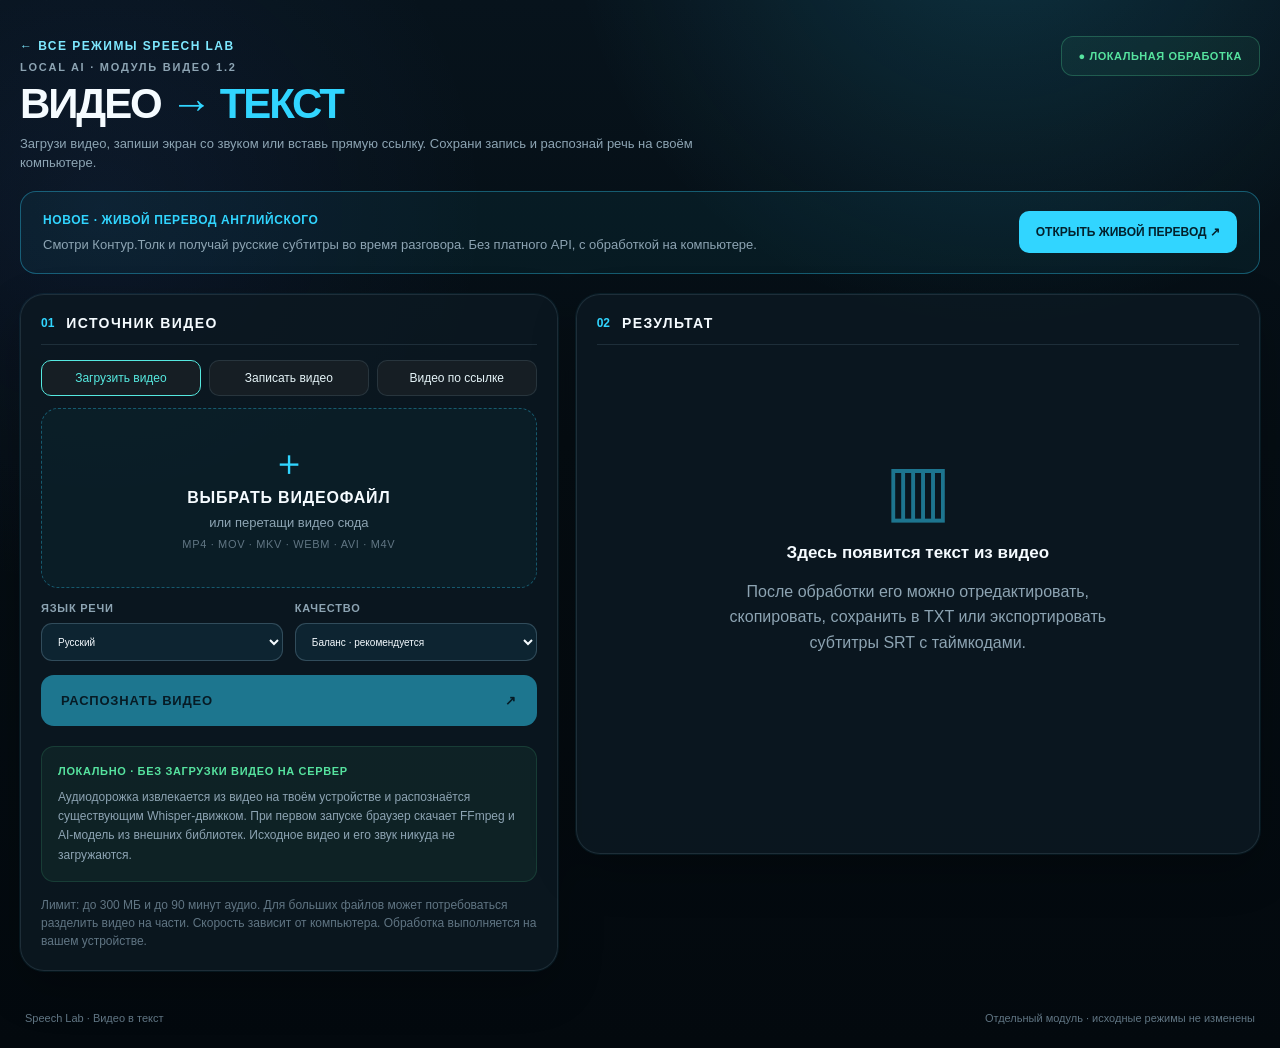
<file: video.html>
<!doctype html>
<html lang="ru">
<head>
  <meta charset="utf-8" />
  <meta name="viewport" content="width=device-width, initial-scale=1" />
  <meta name="theme-color" content="#0b0d10" />
  <title>Видео в текст — Speech Lab</title>
  <link rel="icon" href="./favicon.ico" sizes="any" />
  <link rel="stylesheet" href="./styles.css?build=video-1.1-20261110" />
  <link rel="stylesheet" href="./video.css?build=video-1.2-20261111" />
  <link rel="stylesheet" href="./live-translate.css?build=20261123" />
</head>
<body>
  <main class="shell video-page">
    <header class="video-topbar">
      <div class="video-title-group">
        <a class="video-back" href="./" aria-label="Вернуться в Speech Lab">← ВСЕ РЕЖИМЫ SPEECH LAB</a>
        <div class="video-kicker">LOCAL AI · МОДУЛЬ ВИДЕО 1.2</div>
        <h1>ВИДЕО <span>→ ТЕКСТ</span></h1>
        <p>Загрузи видео, запиши экран со звуком или вставь прямую ссылку. Сохрани запись и распознай речь на своём компьютере.</p>
      </div>
      <div class="video-local-badge">● ЛОКАЛЬНАЯ ОБРАБОТКА</div>
    </header>

    <section class="video-live-entry" aria-label="Живой перевод совещания">
      <div>
        <strong>НОВОЕ · ЖИВОЙ ПЕРЕВОД АНГЛИЙСКОГО</strong>
        <p>Смотри Контур.Толк и получай русские субтитры во время разговора. Без платного API, с обработкой на компьютере.</p>
      </div>
      <a href="./live-translate.html">ОТКРЫТЬ ЖИВОЙ ПЕРЕВОД ↗</a>
    </section>

    <div class="video-grid">
      <section class="video-panel video-input-panel" aria-label="Загрузка видео">
        <div class="video-panel-heading"><span>01</span><h2>ИСТОЧНИК ВИДЕО</h2></div>
        <div class="video-source-tabs" role="group" aria-label="Источник видео">
          <button type="button" id="videoSourceFile" aria-pressed="true">Загрузить видео</button>
          <button type="button" id="videoSourceRecord" aria-pressed="false">Записать видео</button>
          <button type="button" id="videoSourceUrl" aria-pressed="false">Видео по ссылке</button>
        </div>
        <div id="videoRecordPanel" class="video-record" hidden>
          <div class="video-record-settings">
            <label><input type="checkbox" id="videoRecordSound" checked /> Записывать звук источника</label>
            <label><input type="checkbox" id="videoRecordMic" /> Добавить микрофон</label>
            <label for="videoRecordDevice">Микрофон</label>
            <select id="videoRecordDevice" disabled><option value="">По умолчанию</option></select>
          </div>
          <div class="video-record-indicators" aria-live="polite">
            <span id="videoRecordSoundStatus">Звук источника: не подключён</span>
            <span id="videoRecordMicStatus">Микрофон: выключен</span>
          </div>
          <div class="video-record-toolbar">
            <strong id="videoRecordTimer" aria-label="Продолжительность записи">00:00:00</strong>
            <span id="videoRecordStatus" role="status">Готов к записи</span>
          </div>
          <div class="video-record-buttons">
            <button type="button" id="videoRecordStart">Выбрать источник и начать</button>
            <button type="button" id="videoRecordPause" hidden>Пауза</button>
            <button type="button" id="videoRecordResume" hidden>Продолжить</button>
            <button type="button" id="videoRecordStop" hidden>Остановить</button>
            <button type="button" id="videoRecordSave" hidden>Скачать запись</button>
          </div>
          <video id="videoRecordPreview" autoplay muted playsinline hidden aria-label="Предпросмотр захватываемого экрана"></video>
          <p id="videoRecordNote" class="video-hint" aria-live="polite">Выбери вкладку, окно или экран в диалоге браузера. Для звука вкладки включи «Также передавать аудио». Звук окна и всего экрана зависит от браузера и ОС. Для записи с микрофоном лучше использовать наушники.</p>
          <p class="video-hint">Запись хранится в памяти до скачивания. При перезагрузке страницы она пропадёт. Паузы в длительность не входят. Запись остановится при достижении 90 минут или примерно 280 МБ.</p>
        </div>
        <div id="videoUrlPanel" hidden>
          <label class="video-transcript-label" for="videoSourceInput">ПРЯМАЯ ССЫЛКА НА ВИДЕО</label>
          <div class="video-url-row">
            <input id="videoSourceInput" type="url" placeholder="https://example.ru/video.mp4" autocomplete="off" spellcheck="false" />
            <button type="button" id="videoCheckUrl">Проверить ссылку</button>
          </div>
          <p class="video-hint">Работают прямые ссылки, если источник разрешает загрузку из браузера. Для VK Видео, Rutube и YouTube серверный обработчик пока не подключён. Ссылки с паролем, закрытые записи, эфиры и плейлисты не поддерживаются.</p>
        </div>
        <label class="video-drop" id="videoDrop" for="videoFile">
          <input type="file" id="videoFile" accept="video/*,.mp4,.mov,.mkv,.webm,.avi,.m4v" />
          <span class="video-drop-icon" aria-hidden="true">＋</span>
          <strong>ВЫБРАТЬ ВИДЕОФАЙЛ</strong>
          <span>или перетащи видео сюда</span>
          <small>MP4 · MOV · MKV · WEBM · AVI · M4V</small>
        </label>
        <div class="video-file-details" id="videoFileDetails" hidden>
          <div>
            <div class="video-field-label">ВЫБРАННЫЙ ФАЙЛ</div>
            <strong id="videoFileName">—</strong>
            <small id="videoFileMeta">—</small>
          </div>
          <button type="button" id="videoClearButton" class="video-clear" aria-label="Убрать выбранное видео">×</button>
        </div>
        <div id="videoPreviewWrap" class="video-preview-wrap" hidden>
          <video id="videoPreview" controls preload="metadata" playsinline aria-label="Просмотр выбранного видео"></video>
        </div>

        <div id="videoMediaOptions" hidden>
          <div class="video-options">
            <label><span>КАЧЕСТВО ВИДЕО</span><select id="videoDownloadQuality"><option>Исходное качество</option></select></label>
            <label><span>ФОРМАТ АУДИО</span><select id="videoAudioFormat"><option value="mp3">MP3</option><option value="m4a">M4A</option></select></label>
          </div>
          <div class="video-actions video-media-actions">
            <button type="button" id="videoDownloadVideo" disabled>СКАЧАТЬ ВИДЕО</button>
            <button type="button" id="videoDownloadAudio" disabled>СКАЧАТЬ АУДИО</button>
          </div>
          <p class="video-hint" id="videoAudioHint">Наличие аудиодорожки проверяется при обработке файла.</p>
          <audio id="videoAudioPreview" controls preload="metadata" hidden aria-label="Прослушать подготовленное аудио"></audio>
        </div>
        <div class="video-options">
          <label>
            <span>ЯЗЫК РЕЧИ</span>
            <select id="videoLanguage">
              <option value="russian" selected>Русский</option>
              <option value="auto">Определить автоматически</option>
              <option value="english">Английский</option>
            </select>
          </label>
          <label>
            <span>КАЧЕСТВО</span>
            <select id="videoQuality">
              <option value="balanced" selected>Баланс · рекомендуется</option>
              <option value="accurate">Точно · дольше</option>
              <option value="fast">Быстро · черновик</option>
            </select>
          </label>
        </div>

        <button type="button" class="video-start" id="videoStartBtn" disabled>
          <span id="videoStartLabel">РАСПОЗНАТЬ ВИДЕО</span><span aria-hidden="true">↗</span>
        </button>

        <button type="button" id="videoCancel" class="video-cancel" hidden>ОТМЕНИТЬ</button>
        <div class="video-progress" id="videoProgress" role="status" aria-live="polite" hidden>
          <div class="video-progress-line"><strong id="videoStatus">ПОДГОТОВКА</strong><strong id="videoProgressValue">0%</strong></div>
          <div class="video-progress-track"><div id="videoProgressBar"></div></div>
          <p id="videoStatusNote">Обработка начинается после нажатия кнопки.</p>
        </div>
        <p class="video-error" id="videoError" role="alert" hidden></p>

        <div class="video-privacy">
          <strong>ЛОКАЛЬНО · БЕЗ ЗАГРУЗКИ ВИДЕО НА СЕРВЕР</strong>
          <p>Аудиодорожка извлекается из видео на твоём устройстве и распознаётся существующим Whisper-движком. При первом запуске браузер скачает FFmpeg и AI-модель из внешних библиотек. Исходное видео и его звук никуда не загружаются.</p>
        </div>
        <p class="video-limit">Лимит: до 300 МБ и до 90 минут аудио. Для больших файлов может потребоваться разделить видео на части. Скорость зависит от компьютера. Обработка выполняется на вашем устройстве.</p>
      </section>

      <section class="video-panel video-output-panel" aria-label="Распознанный текст">
        <div class="video-panel-heading"><span>02</span><h2>РЕЗУЛЬТАТ</h2></div>
        <div class="video-empty" id="videoEmpty">
          <div class="video-empty-symbol" aria-hidden="true">▥</div>
          <strong>Здесь появится текст из видео</strong>
          <p>После обработки его можно отредактировать, скопировать, сохранить в TXT или экспортировать субтитры SRT с таймкодами.</p>
        </div>
        <div id="videoResult" class="video-result" hidden>
          <div class="video-stats">
            <div><span>СЛОВ</span><strong id="videoWordCount">0</strong></div>
            <div><span>ДЛИТЕЛЬНОСТЬ</span><strong id="videoDuration">—</strong></div>
            <div><span>СЕГМЕНТОВ</span><strong id="videoSegmentCount">0</strong></div>
          </div>
          <label class="video-transcript-label" for="videoText">РАСШИФРОВКА · ТЕКСТ МОЖНО РЕДАКТИРОВАТЬ</label>
          <textarea id="videoText" spellcheck="true" placeholder="Расшифровка видео появится здесь…"></textarea>
          <div class="video-actions">
            <button type="button" id="videoCopy" disabled>СКОПИРОВАТЬ</button>
            <button type="button" id="videoTxt" disabled>СКАЧАТЬ .TXT</button>
            <button type="button" id="videoSrt" disabled>СКАЧАТЬ .SRT</button>
          </div>
          <p class="video-hint">TXT сохраняет текущий текст с твоими правками. SRT формируется из автоматических сегментов распознавания и их таймкодов. Правки общего текста автоматически не переносятся в SRT.</p>
        </div>
      </section>
    </div>
    <footer class="video-footer">
      <span>Speech Lab · Видео в текст</span>
      <span>Отдельный модуль · исходные режимы не изменены</span>
    </footer>
  </main>
  <script defer src="./video-source.js?build=video-1.1-20261110"></script>
  <script defer src="./video-recorder.js?build=video-1.2-20261111"></script>
  <script defer src="./video.js?build=video-1.2-20261111"></script>
</body>
</html>
</file>
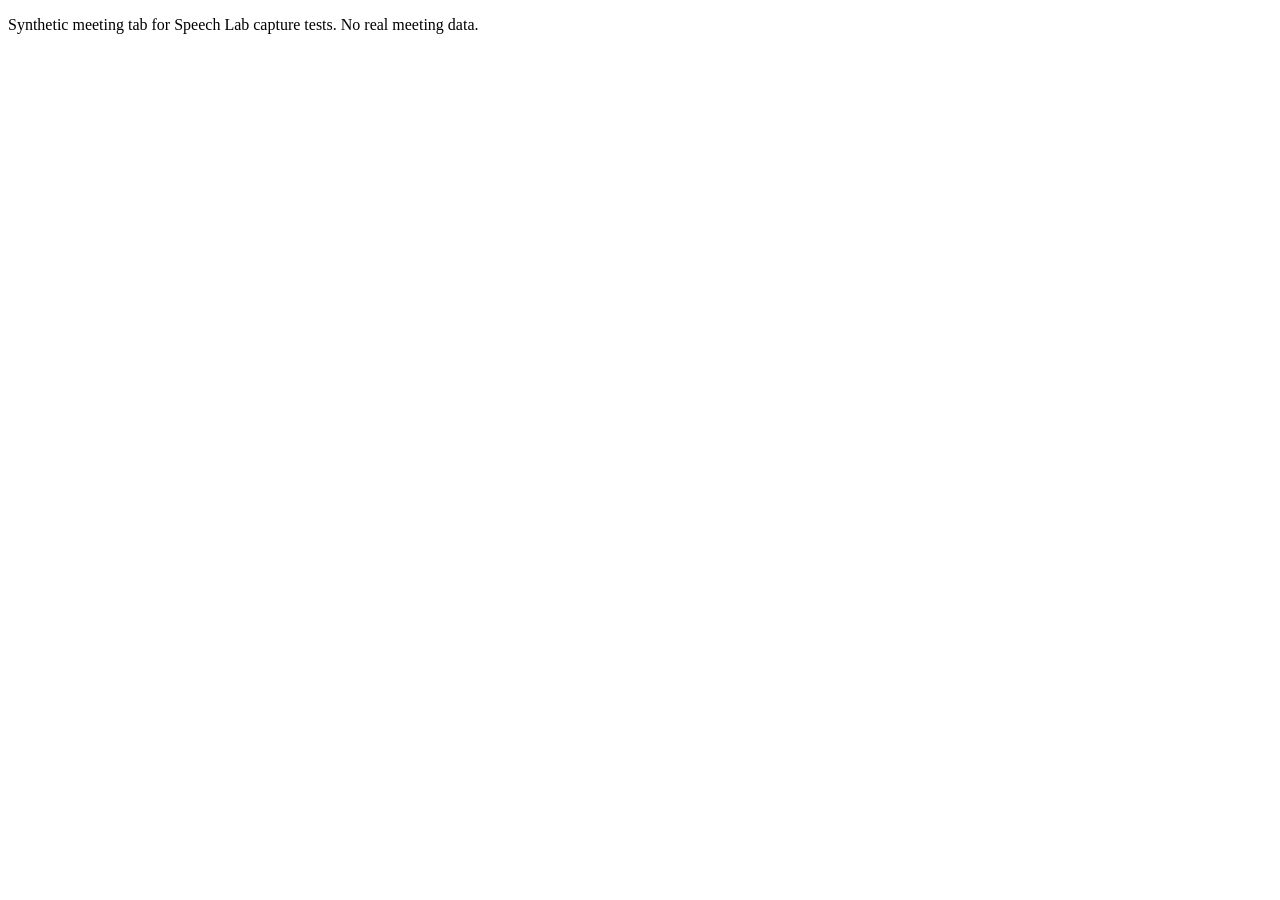
<file: fixtures/meeting-tab.html>
<!doctype html>
<html lang="en">
<head>
<meta charset="utf-8">
<title>SpeechLab Meeting Tab</title>
</head>
<body>
<p>Synthetic meeting tab for Speech Lab capture tests. No real meeting data.</p>
<audio id="speech" src="./live-en-sample.wav" preload="auto"></audio>
<script>
  // Started by the test via window.play(); loops so capture always has speech.
  window.play = () => { const a = document.getElementById('speech'); a.loop = true; return a.play(); };
</script>
</body>
</html>
</file>
<file: compact.css>
:root{color-scheme:dark;--bg:#07121a;--surface:#0c1b26;--text:#edf6fb;--muted:#9eb4c2;--cyan:#31d5ff;--cyan-2:#7ee8ff;--green:#56e39f;--danger:#ff6473;--line:rgba(151,190,211,.18);--line-strong:rgba(151,190,211,.3);--radius-sm:10px}
*{box-sizing:border-box}body{margin:0;background:radial-gradient(ellipse at top right,#102e3a,transparent 60%),var(--bg);color:var(--text);font:14px/1.45 Arial,sans-serif}button,input,select,textarea{font:inherit;color:inherit}button,summary,select{cursor:pointer}button,a,summary,input,select,textarea{outline-offset:3px}button:focus-visible,a:focus-visible,summary:focus-visible,input:focus-visible,select:focus-visible,textarea:focus-visible{outline:2px solid var(--cyan)}.hidden{display:none!important}.shell{max-width:1600px;margin:auto;padding:16px 24px}.topbar,.brand-block,.topbar-meta{display:flex;align-items:center;gap:16px;min-width:0}.topbar{justify-content:space-between;margin-bottom:16px;min-height:44px;flex-wrap:wrap}.brand-block{flex-wrap:wrap;gap:12px}.brand-mark{width:36px;height:36px;display:grid;place-items:center;background:#103440;border-radius:10px;flex-shrink:0}.brand-mark img{width:100%;height:100%;object-fit:contain}.brand-mark.logo-fallback:after{content:'SL';font-weight:bold;color:var(--cyan)}h1{font-size:22px;line-height:1;margin:0}h1 span{color:var(--cyan)}.video-entry-link{color:var(--cyan-2);text-decoration:none;border:1px solid var(--line-strong);border-radius:8px;padding:9px 12px}.badge{color:var(--green);font-size:12px}.build-badge{position:relative;font-size:13px}.build-badge small{display:block;font-size:12px;color:var(--muted)}.build-badge[open]{z-index:3}.build-badge[open] small{position:absolute;right:0;background:var(--surface);padding:8px;min-width:200px;border:1px solid var(--line)}.build-badge[open] small+small{top:70px}.grid{display:grid;grid-template-columns:380px minmax(0,1fr);gap:16px;min-height:0}.panel{background:var(--surface);border:1px solid var(--line);border-radius:14px;padding:16px;min-width:0}.panel-head{display:flex;gap:8px;align-items:center;margin-bottom:12px}.panel-head>span{color:var(--cyan);font-size:12px}h2{font-size:14px;margin:0}.mode-tabs{display:flex;gap:4px;margin-bottom:12px}.mode-tab{flex:1;min-width:0;font-size:13px;padding:8px 4px;border:1px solid var(--line);border-radius:8px;background:#10232f;min-height:44px}.mode-tab.active,[aria-pressed=true]{border-color:var(--cyan);color:var(--cyan-2);background:#143544}.mode-section{display:flex;flex-direction:column;gap:8px;margin-bottom:8px}.capture-status{padding:10px 12px;background:#10232f;border-radius:8px}.capture-status-main{display:flex;justify-content:space-between;align-items:center;gap:8px}.capture-label{display:block;font-size:12px;color:var(--muted)}.capture-status strong{font-size:14px}.record-timer{font-size:22px;font-variant-numeric:tabular-nums}.source-statuses{font-size:12px;color:var(--muted);margin-top:4px}.source-indicator{display:inline-block;width:7px;height:7px;background:#647583;border-radius:50%;margin-right:6px}.connected{background:var(--green)}.error{color:var(--danger)}.source-indicator.error{background:var(--danger)}.recording{border:1px solid var(--danger)}button,.primary-btn,.secondary-btn,.danger-btn{border:1px solid var(--line-strong);border-radius:8px;min-height:40px;padding:8px 12px;background:#132c3a;font-weight:600}button:disabled{opacity:.45;cursor:default}.primary-btn{background:var(--cyan);color:#03151d;width:100%;display:flex;justify-content:space-between;align-items:center}.danger-btn{background:#492633;border-color:var(--danger);width:100%;display:flex;justify-content:space-between}.capture-actions{display:grid;gap:8px}.live-hero{color:var(--muted);font-size:13px}.capture-options{display:grid;gap:8px}.switch-row{display:flex;align-items:center;justify-content:space-between;gap:12px;padding:4px 0;min-height:40px}.switch-row>span{flex:1}.switch-row strong{font-size:14px;font-weight:400}.switch-row small{display:none}.switch-row input{width:36px;height:22px;accent-color:var(--cyan);flex-shrink:0}.switch-row i{display:none}.capture-source-mode{display:grid;gap:8px}.capture-source-mode-head strong,.capture-source-mode-head small,.capture-mode-badge,.capture-mode-hint,.last-source{display:none}.capture-mode-switch{display:flex;align-items:center;gap:8px;min-height:40px}.capture-mode-switch input{accent-color:var(--cyan);width:30px;height:20px}.capture-mode-switch span{font-size:13px}.capture-mode-switch i{display:none}.manual-source{display:grid;gap:4px}.manual-source span,label>span{font-size:12px;color:var(--muted)}select,input[type=text]{min-height:40px;max-width:100%;width:100%;padding:8px;background:#071720;border:1px solid var(--line-strong);border-radius:8px}select{white-space:normal}.settings{display:grid;gap:8px;margin:12px 0}.settings label,.advanced-body>label{display:grid;gap:4px}.recognition-controls{margin:8px 0}.recognition-controls p{font-size:12px;color:var(--muted);margin:6px 0}.progress-wrap{margin-top:8px}.progress-line{display:flex;justify-content:space-between;gap:8px;font-size:13px}.progress-track{height:4px;background:#263c49;margin:6px 0}.progress-bar{height:100%;background:var(--cyan)}.status-note{font-size:12px;color:var(--muted)}details>summary{min-height:40px;padding:9px 0}details small{font-size:12px;color:var(--muted)}.capture-help{font-size:13px;color:var(--muted)}.capture-help ol{padding-left:20px}.advanced-settings{border-top:1px solid var(--line);margin-top:12px}.advanced-settings summary small{display:block}.advanced-body{display:grid;gap:12px;padding:8px 0}.speaker-config-head strong{font-size:13px}.speaker-config-head small,.speaker-config-head>span,.speaker-config-note{display:none}.speaker-name-grid{display:grid;grid-template-columns:1fr 1fr;gap:8px}.engine-hint{font-size:12px;color:var(--muted);overflow-wrap:anywhere}.folder-save-row{margin:0!important;flex-wrap:wrap;padding:8px!important}.folder-save-copy{flex:1 1 150px}.folder-save-copy strong{font-size:12px!important}.recording-card{border-top:1px solid var(--line);margin-top:12px;padding-top:12px;display:grid;gap:8px}.file-card{display:flex;justify-content:space-between;gap:8px;min-width:0}.file-card>div{min-width:0}.file-label,.file-meta{font-size:12px;color:var(--muted)}.file-name{overflow:hidden;text-overflow:ellipsis;white-space:nowrap;max-width:100%}.icon-btn{flex-shrink:0;font-size:20px}.audio-preview{width:100%;max-width:100%;height:40px}.dropzone{display:grid;gap:4px;text-align:center;border:1px dashed var(--cyan);padding:12px;border-radius:8px;cursor:pointer}.dropzone input{width:100%;font-size:12px}.dropzone strong{font-size:14px}.dropzone small,.dropzone span{font-size:12px;color:var(--muted)}.drop-icon{display:none}.output-panel{display:flex;flex-direction:column;gap:12px;min-height:500px}.output-panel .panel-head{margin:0}.result-empty{flex:1;display:grid;place-content:center;text-align:center;color:var(--muted);padding:24px}.result-empty p{max-width:440px}.signal{display:none}.result{display:flex;flex:1;flex-direction:column;min-height:0;gap:12px}.result-stats{display:flex;flex-wrap:wrap;gap:8px;font-size:13px;color:var(--muted)}.result-stats>div{display:flex;gap:4px}.result-stats>div+div:before{content:'·';margin-right:4px}.result-stats strong{font-weight:400;color:var(--text)}.result-views{display:flex;gap:8px;flex-wrap:wrap}.result-views button{font-size:14px;font-weight:400}#transcript{width:100%;flex:1;min-height:280px;resize:none;background:#071720;border:1px solid var(--line);border-radius:8px;padding:14px;font:16px/1.55 Arial,sans-serif;overflow:auto}.result-actions{display:flex;gap:8px;flex-wrap:wrap}.result-actions button{font-size:14px;font-weight:400}.segments-box{flex:1;overflow:auto;min-height:280px}.segment{padding:12px 0;border-bottom:1px solid var(--line);display:grid;gap:8px;overflow-wrap:anywhere}.segment-time{color:var(--cyan-2);font-size:13px}.segment-speaker{width:100%}.toast{position:fixed;bottom:20px;left:50%;transform:translateX(-50%);max-width:calc(100% - 32px);padding:12px 16px;border-radius:8px;background:#183d4b;z-index:20;display:none}.toast.show{display:block}.capture-diagnostic{border:1px solid var(--danger);border-radius:8px;padding:8px;font-size:13px}.capture-diagnostic-actions{display:grid;gap:8px}
@media(min-width:1200px) and (min-height:720px){.shell{height:100dvh;display:flex;flex-direction:column}.topbar{flex-shrink:0}.grid{flex:1;overflow:hidden}.input-panel{overflow-y:auto}.output-panel{min-height:0;height:100%;overflow:hidden}#transcript,.segments-box{min-height:0;flex:1}.result-actions{flex-shrink:0}}
@media(min-width:900px) and (max-width:1199px){.grid{grid-template-columns:340px minmax(0,1fr)}}
@media(max-width:899px){.shell{padding:16px}.grid{display:flex;flex-direction:column}.input-panel{display:contents}.input-panel>.panel-head{display:none}.input-panel>.mode-tabs,.mode-section,.recognition-controls,.settings{order:0;margin:0}.output-panel{order:1}.advanced-settings{order:2;margin:0;padding:12px 16px;background:var(--surface);border:1px solid var(--line);border-radius:12px}.recording-card{order:3;margin:0;padding:12px;background:var(--surface)}#transcript{flex:none;height:55dvh;min-height:300px;max-height:640px}.segments-box{max-height:55dvh;min-height:300px}.topbar-meta{gap:12px}.result-actions button{flex:1 1 130px}.mode-tabs{width:100%}}
</file>
<file: styles.css>
:root {
  color-scheme: dark;
  --bg: #061018;
  --bg-deep: #03090e;
  --surface: rgba(12, 24, 34, .88);
  --surface-strong: #0c1822;
  --surface-soft: #102230;
  --surface-hover: #142a38;
  --line: rgba(151, 190, 211, .14);
  --line-strong: rgba(151, 190, 211, .26);
  --text: #f5fbff;
  --muted: #8da4b3;
  --muted-2: #607583;
  --cyan: #31d5ff;
  --cyan-2: #7ee8ff;
  --blue: #4f7cff;
  --green: #56e39f;
  --amber: #ffcb66;
  --danger: #ff6473;
  --radius-xl: 28px;
  --radius-lg: 22px;
  --radius-md: 16px;
  --radius-sm: 12px;
  --shadow: 0 26px 80px rgba(0, 0, 0, .36);
  --glow: 0 0 0 1px rgba(49, 213, 255, .07), 0 18px 46px rgba(0, 0, 0, .22);
}

* { box-sizing: border-box; }
html { min-height: 100%; background: var(--bg-deep); }
body {
  margin: 0;
  min-height: 100%;
  color: var(--text);
  font-family: Arial, Helvetica, sans-serif;
  background:
    radial-gradient(circle at 78% -10%, rgba(49, 213, 255, .16), transparent 27rem),
    radial-gradient(circle at 8% 20%, rgba(79, 124, 255, .08), transparent 24rem),
    linear-gradient(180deg, #07131c 0%, #050d13 42%, #03090e 100%);
  overflow-x: hidden;
}
body::before {
  content: "";
  position: fixed;
  inset: 0;
  pointer-events: none;
  opacity: .32;
  background-image:
    linear-gradient(rgba(255,255,255,.018) 1px, transparent 1px),
    linear-gradient(90deg, rgba(255,255,255,.018) 1px, transparent 1px);
  background-size: 46px 46px;
  mask-image: linear-gradient(to bottom, #000, transparent 82%);
}

button, input, select, textarea { font: inherit; }
button, label[for], select { -webkit-tap-highlight-color: transparent; }
button { color: inherit; }
::selection { background: rgba(49, 213, 255, .28); color: #fff; }

.shell {
  position: relative;
  z-index: 1;
  width: min(1540px, calc(100% - 40px));
  margin: 0 auto;
  padding: 28px 0 28px;
}

/* Header */
.topbar {
  display: flex;
  align-items: center;
  justify-content: space-between;
  gap: 24px;
  padding: 8px 4px 26px;
}
.brand-block { display: flex; align-items: center; gap: 16px; min-width: 0; }
.brand-mark {
  width: 62px;
  height: 62px;
  padding: 6px;
  border-radius: 18px;
  background: linear-gradient(145deg, rgba(49,213,255,.15), rgba(79,124,255,.06));
  border: 1px solid rgba(86, 220, 255, .24);
  box-shadow: 0 14px 36px rgba(0,0,0,.28), inset 0 1px 0 rgba(255,255,255,.08);
  flex: 0 0 auto;
}
.brand-mark img { width: 100%; height: 100%; display: block; border-radius: 13px; object-fit: cover; }
.eyebrow {
  color: var(--cyan-2);
  font-size: 10px;
  font-weight: 800;
  letter-spacing: .18em;
  margin-bottom: 5px;
}
h1 {
  margin: 0;
  font-size: clamp(28px, 3vw, 46px);
  line-height: 1;
  letter-spacing: -.045em;
  font-weight: 900;
}
h1 span { color: #8ca0ac; font-weight: 700; }
.topbar-subtitle { margin: 7px 0 0; color: var(--muted); font-size: 13px; line-height: 1.4; }
.topbar-meta { display: flex; align-items: center; gap: 10px; flex: 0 0 auto; }
.badge {
  display: inline-flex;
  align-items: center;
  gap: 7px;
  min-height: 34px;
  padding: 0 12px;
  border-radius: 999px;
  background: rgba(86, 227, 159, .08);
  border: 1px solid rgba(86, 227, 159, .2);
  color: #8af0bd;
  font-size: 10px;
  font-weight: 800;
  letter-spacing: .08em;
}
.badge::before { content: ""; width: 7px; height: 7px; border-radius: 50%; background: var(--green); box-shadow: 0 0 14px rgba(86,227,159,.7); }
.build-badge {
  display: grid;
  grid-template-columns: auto auto;
  gap: 2px 9px;
  align-items: center;
  min-height: 46px;
  padding: 7px 12px;
  border-radius: 14px;
  border: 1px solid var(--line);
  background: rgba(11, 24, 34, .72);
  box-shadow: inset 0 1px 0 rgba(255,255,255,.025);
}
.build-badge span { grid-row: 1 / 3; color: var(--muted-2); font-size: 8px; font-weight: 800; letter-spacing: .16em; writing-mode: vertical-rl; transform: rotate(180deg); }
.build-badge strong { font-size: 12px; letter-spacing: .03em; }
.build-badge small { color: var(--muted); font-size: 9px; }

/* Main layout */
.grid { display: grid; grid-template-columns: minmax(0, 1.08fr) minmax(420px, .92fr); gap: 18px; align-items: start; }
.panel {
  position: relative;
  min-width: 0;
  border: 1px solid var(--line);
  border-radius: var(--radius-xl);
  background: linear-gradient(180deg, rgba(17, 34, 46, .93), rgba(8, 19, 27, .94));
  box-shadow: var(--shadow), inset 0 1px 0 rgba(255,255,255,.035);
  overflow: hidden;
}
.input-panel { padding: 22px; }
.output-panel {
  display: flex;
  flex-direction: column;
  min-height: 760px;
  padding: 22px;
  position: sticky;
  top: 16px;
}
.panel::after {
  content: "";
  position: absolute;
  inset: 0;
  pointer-events: none;
  border-radius: inherit;
  background: linear-gradient(135deg, rgba(49,213,255,.035), transparent 22%, transparent 78%, rgba(79,124,255,.025));
}
.panel-head {
  position: relative;
  z-index: 1;
  display: flex;
  align-items: center;
  gap: 10px;
  margin-bottom: 18px;
}
.panel-head > span {
  display: grid;
  place-items: center;
  width: 30px;
  height: 30px;
  border-radius: 10px;
  background: rgba(49, 213, 255, .08);
  border: 1px solid rgba(49, 213, 255, .16);
  color: var(--cyan-2);
  font-size: 10px;
  font-weight: 900;
}
.panel-head h2 { margin: 0; font-size: 12px; letter-spacing: .13em; color: #c7d5dd; }

/* Mode navigation — main visual focus */
.mode-menu-head {
  display: flex;
  align-items: flex-end;
  justify-content: space-between;
  gap: 18px;
  margin: 2px 2px 12px;
}
.mode-menu-head > div { display: grid; gap: 3px; }
.mode-menu-head span { color: var(--cyan-2); font-size: 9px; font-weight: 900; letter-spacing: .16em; }
.mode-menu-head strong { font-size: 18px; letter-spacing: -.02em; }
.mode-menu-head small { color: var(--muted-2); font-size: 11px; }
.mode-tabs {
  display: grid;
  grid-template-columns: repeat(3, minmax(0, 1fr));
  gap: 10px;
  margin-bottom: 18px;
}
.mode-tab {
  position: relative;
  min-height: 114px;
  padding: 15px 14px 14px;
  border: 1px solid var(--line);
  border-radius: 18px;
  background: linear-gradient(160deg, rgba(17, 34, 47, .9), rgba(9, 20, 28, .96));
  color: #d7e4eb;
  cursor: pointer;
  text-align: left;
  font-size: 11px;
  line-height: 1.25;
  font-weight: 850;
  letter-spacing: .045em;
  transition: transform .18s ease, border-color .18s ease, background .18s ease, box-shadow .18s ease;
  overflow: hidden;
}
.mode-tab::before {
  display: grid;
  place-items: center;
  width: 38px;
  height: 38px;
  margin-bottom: 14px;
  border-radius: 12px;
  background: rgba(255,255,255,.035);
  border: 1px solid rgba(255,255,255,.06);
  color: #9cb0bc;
  font-size: 10px;
  font-weight: 900;
  letter-spacing: .06em;
  transition: .18s ease;
}
#liveModeBtn::before { content: "LIVE"; }
#dictaphoneModeBtn::before { content: "MIC"; }
#fileModeBtn::before { content: "FILE"; }
.mode-tab::after {
  content: "↗";
  position: absolute;
  right: 14px;
  top: 14px;
  color: #526a79;
  font-size: 14px;
  transition: .18s ease;
}
.mode-tab:hover {
  transform: translateY(-2px);
  border-color: rgba(49, 213, 255, .24);
  background: linear-gradient(160deg, rgba(21, 43, 57, .94), rgba(10, 23, 32, .98));
}
.mode-tab:hover::after { color: var(--cyan); transform: translate(2px,-2px); }
.mode-tab.active {
  border-color: rgba(49, 213, 255, .5);
  background:
    radial-gradient(circle at 18% 12%, rgba(49,213,255,.19), transparent 46%),
    linear-gradient(155deg, rgba(18, 48, 63, .98), rgba(7, 25, 35, .98));
  box-shadow: 0 12px 34px rgba(0, 178, 224, .11), inset 0 1px 0 rgba(255,255,255,.06);
  color: #fff;
}
.mode-tab.active::before {
  color: #021217;
  background: linear-gradient(135deg, var(--cyan-2), var(--cyan));
  border-color: transparent;
  box-shadow: 0 8px 24px rgba(49,213,255,.22);
}
.mode-tab.active::after { color: var(--cyan-2); }
.mode-tab:focus-visible { outline: 2px solid var(--cyan); outline-offset: 3px; }

.mode-section { animation: modeIn .22s ease; }
@keyframes modeIn { from { opacity: 0; transform: translateY(5px); } to { opacity: 1; transform: translateY(0); } }

/* Scenario cards */
.live-hero {
  position: relative;
  padding: 22px;
  border-radius: 20px;
  border: 1px solid rgba(49, 213, 255, .14);
  background:
    radial-gradient(circle at 92% 20%, rgba(49,213,255,.12), transparent 30%),
    linear-gradient(145deg, rgba(12, 35, 47, .82), rgba(8, 21, 29, .88));
  overflow: hidden;
}
.live-hero::after {
  content: "";
  position: absolute;
  width: 190px;
  height: 190px;
  right: -70px;
  bottom: -110px;
  border: 1px solid rgba(49,213,255,.13);
  border-radius: 50%;
  box-shadow: 0 0 0 26px rgba(49,213,255,.025), 0 0 0 52px rgba(49,213,255,.015);
}
.live-kicker { display: flex; align-items: center; gap: 8px; color: #a9c3d0; font-size: 9px; font-weight: 800; letter-spacing: .12em; }
.live-dot { width: 7px; height: 7px; border-radius: 50%; background: var(--green); box-shadow: 0 0 16px rgba(86,227,159,.7); }
.live-hero h3 { position: relative; z-index: 1; margin: 12px 0 8px; font-size: clamp(25px, 3vw, 38px); line-height: .98; letter-spacing: -.045em; }
.live-hero p { position: relative; z-index: 1; max-width: 650px; margin: 0; color: var(--muted); font-size: 13px; line-height: 1.55; }
.dictaphone-hero { border-color: rgba(79,124,255,.18); background: radial-gradient(circle at 92% 20%, rgba(79,124,255,.12), transparent 30%), linear-gradient(145deg, rgba(17,31,52,.84), rgba(8,21,29,.88)); }

.privacy-card {
  display: grid;
  grid-template-columns: auto 1fr;
  gap: 14px;
  margin-top: 12px;
  padding: 14px;
  border-radius: 16px;
  border: 1px solid rgba(86, 227, 159, .13);
  background: rgba(86, 227, 159, .035);
}
.privacy-icon {
  display: grid;
  place-items: center;
  width: 48px;
  height: 48px;
  border-radius: 13px;
  background: rgba(86, 227, 159, .08);
  border: 1px solid rgba(86, 227, 159, .17);
  color: #8af0bd;
  font-size: 9px;
  font-weight: 900;
  letter-spacing: .06em;
}
.privacy-card strong { font-size: 11px; letter-spacing: .055em; }
.privacy-card p { margin: 5px 0 0; color: var(--muted); font-size: 11px; line-height: 1.45; }
.privacy-points { display: flex; flex-wrap: wrap; gap: 7px 12px; margin-top: 9px; color: #6fae8d; font-size: 8px; font-weight: 800; letter-spacing: .06em; }

/* Capture controls */
.capture-source-mode,
.speaker-config,
.capture-status,
.capture-help,
.settings-head,
.engine-hint,
.progress-wrap,
.file-card {
  margin-top: 12px;
  border: 1px solid var(--line);
  border-radius: 17px;
  background: rgba(6, 17, 24, .6);
}
.capture-source-mode { padding: 16px; }
.capture-source-mode-head,
.speaker-config-head,
.settings-head {
  display: flex;
  align-items: flex-start;
  justify-content: space-between;
  gap: 14px;
}
.capture-source-mode-head > div,
.speaker-config-head > div,
.settings-head > div { display: grid; gap: 4px; }
.capture-source-mode-head strong,
.speaker-config-head strong,
.settings-head strong { font-size: 12px; letter-spacing: .02em; }
.capture-source-mode-head small,
.speaker-config-head small,
.settings-head small { color: var(--muted); font-size: 10px; line-height: 1.4; }
.capture-mode-badge,
.speaker-config-head > span {
  padding: 6px 8px;
  border-radius: 9px;
  background: rgba(49,213,255,.08);
  border: 1px solid rgba(49,213,255,.15);
  color: var(--cyan-2);
  font-size: 8px;
  font-weight: 900;
  letter-spacing: .1em;
}
.capture-mode-switch {
  display: grid;
  grid-template-columns: 1fr auto 1fr;
  align-items: center;
  gap: 10px;
  margin-top: 14px;
  color: #627989;
  font-size: 9px;
  font-weight: 900;
  letter-spacing: .08em;
}
.capture-mode-switch > span:first-child { text-align: right; }
.capture-mode-switch input,
.switch-row input { position: absolute; opacity: 0; pointer-events: none; }
.capture-mode-switch i {
  position: relative;
  width: 54px;
  height: 28px;
  border-radius: 999px;
  border: 1px solid var(--line-strong);
  background: #07131b;
  cursor: pointer;
  transition: .18s ease;
}
.capture-mode-switch i::after {
  content: "";
  position: absolute;
  width: 20px;
  height: 20px;
  left: 3px;
  top: 3px;
  border-radius: 50%;
  background: #7d929f;
  transition: .2s ease;
}
.capture-mode-switch input:checked + i { border-color: rgba(49,213,255,.35); background: rgba(49,213,255,.10); }
.capture-mode-switch input:checked + i::after { transform: translateX(26px); background: var(--cyan); box-shadow: 0 0 16px rgba(49,213,255,.5); }
.capture-mode-switch input:checked ~ #autoModeLabel { color: var(--cyan-2); }
.capture-mode-hint { margin-top: 10px; color: #6e8492; font-size: 10px; line-height: 1.45; text-align: center; }
.manual-source { display: grid; gap: 7px; margin-top: 12px; }
.manual-source > span { color: var(--muted); font-size: 9px; font-weight: 800; letter-spacing: .09em; }
.last-source { display: flex; justify-content: space-between; gap: 14px; margin-top: 11px; padding-top: 11px; border-top: 1px solid var(--line); font-size: 10px; }
.last-source span { color: var(--muted-2); }
.last-source strong { color: #b9cbd5; font-weight: 700; text-align: right; }

.capture-options { display: grid; gap: 8px; margin-top: 12px; }
.switch-row {
  display: grid;
  grid-template-columns: 1fr auto;
  align-items: center;
  gap: 14px;
  min-height: 64px;
  padding: 11px 13px;
  border: 1px solid var(--line);
  border-radius: 15px;
  background: rgba(8, 20, 28, .66);
  cursor: pointer;
  transition: border-color .18s ease, background .18s ease;
}
.switch-row:hover { border-color: rgba(49,213,255,.22); background: rgba(12,27,37,.82); }
.switch-row > span { display: grid; gap: 3px; }
.switch-row strong { font-size: 10px; letter-spacing: .045em; }
.switch-row small { color: var(--muted); font-size: 10px; line-height: 1.35; }
.switch-row i {
  position: relative;
  width: 45px;
  height: 25px;
  border-radius: 999px;
  background: #08151e;
  border: 1px solid var(--line-strong);
  transition: .2s ease;
}
.switch-row i::after {
  content: "";
  position: absolute;
  left: 3px;
  top: 3px;
  width: 17px;
  height: 17px;
  border-radius: 50%;
  background: #708692;
  transition: .2s ease;
}
.switch-row input:checked + i { background: rgba(49,213,255,.12); border-color: rgba(49,213,255,.38); }
.switch-row input:checked + i::after { transform: translateX(20px); background: var(--cyan); box-shadow: 0 0 14px rgba(49,213,255,.45); }

.speaker-config { padding: 15px; }
.speaker-name-grid { display: grid; grid-template-columns: repeat(4, minmax(0,1fr)); gap: 8px; margin-top: 12px; }
.speaker-name { display: grid; gap: 6px; min-width: 0; }
.speaker-name span { color: var(--muted-2); font-size: 8px; font-weight: 900; letter-spacing: .09em; }
.speaker-name input {
  width: 100%;
  min-width: 0;
  padding: 10px 10px;
  color: var(--text);
  background: #07141c;
  border: 1px solid var(--line);
  border-radius: 11px;
  outline: none;
}
.speaker-name input:focus { border-color: rgba(49,213,255,.48); box-shadow: 0 0 0 3px rgba(49,213,255,.06); }
.you-name input { border-color: rgba(86,227,159,.19); }
.speaker-config-note { margin: 10px 0 0; color: #647986; font-size: 9px; line-height: 1.45; }

.capture-status { padding: 14px 15px; transition: border-color .2s ease, background .2s ease; }
.capture-status-main { display: flex; align-items: center; justify-content: space-between; gap: 16px; }
.capture-status-main > div:first-child { display: grid; gap: 4px; }
.capture-label { color: var(--muted-2); font-size: 8px; font-weight: 900; letter-spacing: .14em; }
.capture-status-main strong { font-size: 13px; letter-spacing: .025em; }
.record-timer { font-size: 29px; line-height: 1; font-weight: 900; letter-spacing: -.045em; font-variant-numeric: tabular-nums; color: #dff8ff; }
.source-statuses { display: grid; grid-template-columns: 1fr 1fr; gap: 8px; margin-top: 12px; }
.source-statuses > div { display: flex; align-items: center; gap: 8px; color: var(--muted); font-size: 10px; }
.source-indicator { width: 7px; height: 7px; border-radius: 50%; background: #465a67; flex: 0 0 auto; }
.source-indicator.connected { background: var(--green)!important; box-shadow: 0 0 0 4px rgba(86,227,159,.06), 0 0 16px rgba(86,227,159,.4); }
.source-indicator.error { background: var(--danger)!important; box-shadow: 0 0 0 4px rgba(255,100,115,.06), 0 0 16px rgba(255,100,115,.32); }
.capture-status.warning { border-color: rgba(255,203,102,.34); background: rgba(255,203,102,.025); }
.capture-status.working { border-color: rgba(49,213,255,.3); background: rgba(49,213,255,.025); }
.capture-status.recording { border-color: rgba(86,227,159,.38); background: rgba(86,227,159,.025); }
.capture-status.error { border-color: rgba(255,100,115,.4); background: rgba(255,100,115,.025); }

.capture-diagnostic {
  display: grid;
  gap: 12px;
  margin-top: 12px;
  padding: 14px;
  border: 1px solid rgba(255,203,102,.28);
  border-radius: 16px;
  background: rgba(255,203,102,.045);
}
.capture-diagnostic strong { display: block; margin-bottom: 5px; color: #ffd883; font-size: 10px; letter-spacing: .08em; }
.capture-diagnostic p { margin: 0; color: #aebbc3; font-size: 11px; line-height: 1.5; }
.capture-diagnostic-actions { display: flex; flex-wrap: wrap; gap: 8px; }
.diagnostic-btn {
  min-height: 38px;
  padding: 0 12px;
  border-radius: 11px;
  border: 1px solid rgba(255,203,102,.28);
  background: rgba(255,203,102,.07);
  color: #f4f8fa;
  font-size: 9px;
  font-weight: 900;
  letter-spacing: .05em;
  cursor: pointer;
}
.diagnostic-btn:hover { background: rgba(255,203,102,.12); }
.diagnostic-btn.secondary { border-color: rgba(49,213,255,.22); background: rgba(49,213,255,.05); }

.capture-actions { display: grid; gap: 8px; margin-top: 12px; }
.primary-btn,
.danger-btn,
.secondary-btn {
  appearance: none;
  border: 0;
  cursor: pointer;
  transition: transform .16s ease, filter .16s ease, border-color .16s ease, background .16s ease;
}
.primary-btn {
  display: flex;
  align-items: center;
  justify-content: space-between;
  width: 100%;
  min-height: 54px;
  padding: 0 17px;
  border-radius: 15px;
  color: #021116;
  background: linear-gradient(135deg, #84ebff, #31d5ff 58%, #55c7ff);
  box-shadow: 0 10px 28px rgba(49,213,255,.13), inset 0 1px 0 rgba(255,255,255,.42);
  font-size: 11px;
  font-weight: 950;
  letter-spacing: .055em;
}
.primary-btn:hover:not(:disabled) { transform: translateY(-1px); filter: brightness(1.05); }
.primary-btn:disabled { cursor: not-allowed; opacity: .36; box-shadow: none; filter: saturate(.35); }
.primary-btn .arrow { font-size: 16px; }
.danger-btn {
  display: flex;
  align-items: center;
  justify-content: space-between;
  width: 100%;
  min-height: 54px;
  padding: 0 17px;
  border-radius: 15px;
  color: #ffecef;
  background: rgba(255,100,115,.10);
  border: 1px solid rgba(255,100,115,.28);
  font-size: 11px;
  font-weight: 900;
  letter-spacing: .055em;
}
.danger-btn:hover { background: rgba(255,100,115,.16); }
.capture-help { padding: 14px 15px; }
.capture-help strong { color: #90a4b0; font-size: 9px; letter-spacing: .1em; }
.capture-help ol { margin: 8px 0 0 18px; padding: 0; color: #6f8390; font-size: 10px; line-height: 1.6; }

/* File mode */
.dropzone {
  position: relative;
  min-height: 235px;
  border: 1px dashed rgba(49,213,255,.27);
  border-radius: 20px;
  background:
    radial-gradient(circle at 50% 40%, rgba(49,213,255,.07), transparent 42%),
    rgba(7,19,27,.58);
  display: flex;
  flex-direction: column;
  align-items: center;
  justify-content: center;
  gap: 7px;
  cursor: pointer;
  text-align: center;
  padding: 24px;
  transition: .2s ease;
}
.dropzone:hover, .dropzone.dragging { border-color: rgba(49,213,255,.65); background: rgba(10,27,37,.82); transform: translateY(-1px); }
.dropzone input { position: absolute; opacity: 0; pointer-events: none; }
.drop-icon {
  display: grid;
  place-items: center;
  width: 58px;
  height: 58px;
  margin-bottom: 7px;
  border-radius: 18px;
  background: rgba(49,213,255,.09);
  border: 1px solid rgba(49,213,255,.19);
  color: var(--cyan-2);
  font-size: 31px;
  font-weight: 200;
}
.dropzone strong { font-size: 13px; letter-spacing: .045em; }
.dropzone span { color: var(--muted); font-size: 12px; }
.dropzone small { color: var(--muted-2); font-size: 9px; letter-spacing: .08em; }
.file-card { display: flex; align-items: center; justify-content: space-between; gap: 14px; padding: 13px 14px; }
.file-label { color: var(--cyan-2); font-size: 8px; font-weight: 900; letter-spacing: .12em; margin-bottom: 4px; }
.file-name { max-width: 520px; overflow: hidden; text-overflow: ellipsis; white-space: nowrap; font-size: 12px; font-weight: 800; }
.file-meta { margin-top: 4px; color: var(--muted); font-size: 9px; }
.icon-btn { border: 0; background: transparent; color: var(--muted); font-size: 24px; cursor: pointer; padding: 5px 8px; }
.icon-btn:hover { color: var(--danger); }
.audio-preview { width: 100%; height: 42px; margin-top: 10px; }
.recording-download { margin-top: 8px; width: 100%; }

/* AI settings */
.settings-head { padding: 13px 14px; margin-top: 14px; }
.settings-head > div > span { color: var(--cyan-2); font-size: 8px; font-weight: 900; letter-spacing: .12em; }
.settings-head > small { align-self: center; color: #667c89; }
.settings { display: grid; grid-template-columns: 1fr 1fr; gap: 9px; margin-top: 9px; }
.settings label { display: grid; gap: 6px; min-width: 0; }
.settings label > span { color: #6f8491; font-size: 8px; font-weight: 900; letter-spacing: .11em; padding-left: 2px; }
select {
  width: 100%;
  min-width: 0;
  height: 43px;
  padding: 0 36px 0 12px;
  color: #dce8ee;
  background: #07141c;
  border: 1px solid var(--line);
  border-radius: 12px;
  outline: none;
  font-size: 10px;
}
select:hover { border-color: rgba(49,213,255,.24); }
select:focus { border-color: rgba(49,213,255,.52); box-shadow: 0 0 0 3px rgba(49,213,255,.06); }
.engine-hint { padding: 11px 13px; color: #6f8491; font-size: 9px; line-height: 1.5; }
#transcribeBtn { margin-top: 10px; }

.progress-wrap { padding: 13px; }
.progress-line { display: flex; justify-content: space-between; gap: 12px; color: #a9bbc5; font-size: 10px; margin-bottom: 8px; }
.progress-track { width: 100%; height: 6px; overflow: hidden; border-radius: 999px; background: #041018; }
.progress-bar { height: 100%; width: 0%; border-radius: inherit; background: linear-gradient(90deg, var(--blue), var(--cyan)); box-shadow: 0 0 15px rgba(49,213,255,.32); transition: width .18s ease; }
.status-note { margin-top: 7px; color: #627784; font-size: 9px; line-height: 1.45; }

/* Result workspace */
.output-panel .panel-head { margin-bottom: 14px; }
.result-empty {
  flex: 1;
  min-height: 620px;
  display: grid;
  place-items: center;
  align-content: center;
  text-align: center;
  padding: 50px 38px;
  border: 1px dashed rgba(151,190,211,.11);
  border-radius: 22px;
  background: radial-gradient(circle at 50% 42%, rgba(49,213,255,.055), transparent 34%);
  color: var(--muted);
}
.result-empty p { max-width: 420px; margin: 0; font-size: 12px; line-height: 1.6; }
.signal { height: 86px; display: flex; align-items: center; gap: 6px; margin-bottom: 18px; }
.signal i { width: 5px; border-radius: 99px; background: #29404e; animation: pulse 1.45s ease-in-out infinite; }
.signal i:nth-child(1), .signal i:nth-child(7) { height: 20px; animation-delay: -.12s; }
.signal i:nth-child(2), .signal i:nth-child(6) { height: 37px; animation-delay: -.25s; }
.signal i:nth-child(3), .signal i:nth-child(5) { height: 57px; animation-delay: -.4s; }
.signal i:nth-child(4) { height: 78px; background: var(--cyan); box-shadow: 0 0 20px rgba(49,213,255,.26); animation-delay: -.57s; }
@keyframes pulse { 0%,100% { transform: scaleY(.63); opacity: .5; } 50% { transform: scaleY(1); opacity: 1; } }
.result { display: flex; flex-direction: column; flex: 1; min-height: 0; }
.result-stats { display: grid; grid-template-columns: repeat(3, 1fr); gap: 8px; margin-bottom: 10px; }
.result-stats div { padding: 11px 12px; border: 1px solid var(--line); border-radius: 13px; background: rgba(8,20,28,.62); display: grid; gap: 3px; }
.result-stats span { color: var(--muted-2); font-size: 7px; font-weight: 900; letter-spacing: .13em; }
.result-stats strong { font-size: 18px; letter-spacing: -.025em; }
#transcript {
  width: 100%;
  flex: 1;
  min-height: 490px;
  resize: vertical;
  padding: 19px 20px;
  color: #eaf6fb;
  caret-color: var(--cyan);
  background: rgba(4, 14, 20, .72);
  border: 1px solid var(--line);
  border-radius: 17px;
  outline: none;
  font-size: 14px;
  line-height: 1.72;
  box-shadow: inset 0 1px 14px rgba(0,0,0,.12);
}
#transcript:focus { border-color: rgba(49,213,255,.32); box-shadow: 0 0 0 3px rgba(49,213,255,.04), inset 0 1px 14px rgba(0,0,0,.12); }
.result-actions { display: grid; grid-template-columns: 1.35fr 1fr 1fr; gap: 8px; margin-top: 9px; }
.secondary-btn {
  min-height: 43px;
  padding: 0 12px;
  border: 1px solid var(--line);
  border-radius: 12px;
  background: rgba(14,29,39,.8);
  color: #c9d9e1;
  font-size: 9px;
  font-weight: 900;
  letter-spacing: .05em;
}
.secondary-btn:hover { transform: translateY(-1px); border-color: rgba(49,213,255,.25); background: rgba(18,37,49,.92); }
.result-copy-btn { color: #031319; background: linear-gradient(135deg, #7ceaff, #35d6ff); border-color: transparent; }
.result-copy-btn:hover { background: linear-gradient(135deg, #96efff, #4addff); border-color: transparent; }
.segments-box { margin-top: 9px; border: 1px solid var(--line); border-radius: 13px; overflow: hidden; background: rgba(7,18,25,.66); }
.segments-box summary { cursor: pointer; list-style: none; padding: 12px 13px; color: #718794; font-size: 8px; font-weight: 900; letter-spacing: .1em; }
.segments-box summary::-webkit-details-marker { display: none; }
.segments-list { max-height: 260px; overflow: auto; border-top: 1px solid var(--line); }
.segment { display: grid; grid-template-columns: 72px 1fr; gap: 12px; padding: 10px 13px; border-bottom: 1px solid rgba(151,190,211,.08); font-size: 11px; line-height: 1.5; }
.segment:has(.segment-speaker) { grid-template-columns: 72px minmax(110px, 160px) 1fr; align-items: start; }
.segment-speaker { width: 100%; padding: 6px 8px; border: 1px solid var(--line); border-radius: 7px; background: var(--surface-soft); color: var(--text); font: inherit; }
.segment:last-child { border-bottom: 0; }
.segment-time { color: var(--cyan-2); font-family: ui-monospace, SFMono-Regular, Menlo, Consolas, monospace; font-size: 9px; }
.segment-text { color: #b9cad3; }

footer { display: flex; justify-content: space-between; gap: 16px; padding: 15px 5px 0; color: #516773; font-size: 9px; line-height: 1.4; }
.hidden { display: none !important; }
.toast {
  position: fixed;
  z-index: 50;
  left: 50%;
  bottom: 24px;
  transform: translate(-50%, 18px);
  opacity: 0;
  pointer-events: none;
  padding: 10px 15px;
  border-radius: 999px;
  background: #e8faff;
  color: #06131a;
  box-shadow: 0 12px 36px rgba(0,0,0,.28);
  font-size: 10px;
  font-weight: 900;
  transition: .2s ease;
}
.toast.show { opacity: 1; transform: translate(-50%, 0); }
.toast.error { background: #ffd6da; color: #561019; }

/* Scrollbars */
* { scrollbar-width: thin; scrollbar-color: #294654 #07131a; }
::-webkit-scrollbar { width: 9px; height: 9px; }
::-webkit-scrollbar-track { background: #07131a; }
::-webkit-scrollbar-thumb { background: #294654; border-radius: 999px; border: 2px solid #07131a; }

@media (max-width: 1120px) {
  .grid { grid-template-columns: 1fr; }
  .output-panel { position: static; min-height: 620px; }
  .result-empty { min-height: 500px; }
  #transcript { min-height: 440px; }
}

@media (max-width: 760px) {
  .shell { width: min(100% - 20px, 720px); padding-top: 14px; }
  .topbar { align-items: flex-start; padding-bottom: 18px; }
  .brand-mark { width: 52px; height: 52px; border-radius: 15px; }
  .topbar-subtitle { display: none; }
  .badge { display: none; }
  .build-badge { min-height: 42px; }
  .input-panel, .output-panel { padding: 15px; border-radius: 22px; }
  .mode-tabs { gap: 7px; }
  .mode-tab { min-height: 96px; padding: 12px 10px; font-size: 9px; }
  .mode-tab::before { width: 32px; height: 32px; margin-bottom: 11px; border-radius: 10px; font-size: 8px; }
  .mode-tab::after { right: 10px; top: 10px; }
  .live-hero { padding: 18px; }
  .speaker-name-grid { grid-template-columns: 1fr 1fr; }
  .source-statuses { grid-template-columns: 1fr; }
  .settings { grid-template-columns: 1fr; }
  .result-actions { grid-template-columns: 1fr 1fr; }
  .result-copy-btn { grid-column: 1 / -1; }
  footer { flex-direction: column; gap: 5px; }
}

@media (max-width: 480px) {
  .shell { width: calc(100% - 12px); }
  .topbar { gap: 10px; }
  .brand-block { gap: 10px; }
  .brand-mark { width: 44px; height: 44px; padding: 4px; }
  .eyebrow { font-size: 8px; }
  h1 { font-size: 26px; }
  .build-badge { padding: 6px 8px; }
  .build-badge span { display: none; }
  .build-badge strong { font-size: 10px; }
  .build-badge small { font-size: 8px; }
  .mode-menu-head small { display: none; }
  .mode-tabs { grid-template-columns: 1fr; }
  .mode-tab { min-height: 64px; display: grid; grid-template-columns: auto 1fr; align-items: center; gap: 12px; }
  .mode-tab::before { margin: 0; }
  .mode-tab::after { top: 50%; transform: translateY(-50%); }
  .mode-tab:hover::after { transform: translate(2px, calc(-50% - 2px)); }
  .live-hero h3 { font-size: 26px; }
  .privacy-card { grid-template-columns: 1fr; }
  .privacy-icon { width: auto; height: 30px; padding: 0 10px; justify-self: start; }
  .speaker-name-grid { grid-template-columns: 1fr; }
  .capture-source-mode-head, .speaker-config-head, .settings-head { display: grid; }
  .capture-mode-badge, .speaker-config-head > span { justify-self: start; }
  .result-stats { gap: 5px; }
  .result-stats div { padding: 9px; }
  .result-stats strong { font-size: 15px; }
  #transcript { min-height: 360px; padding: 15px; font-size: 13px; }
  .result-actions { grid-template-columns: 1fr; }
  .result-copy-btn { grid-column: auto; }
  .capture-diagnostic-actions { flex-direction: column; }
  .diagnostic-btn { width: 100%; }
}


/* Compact workspace · 2026-10-21
   Layout only: no changes to recording, transcription, or browser permissions. */
:root {
  --radius-xl: 20px;
  --radius-lg: 16px;
}
.shell { width: min(1240px, calc(100% - 32px)); padding: 16px 0 22px; }
.topbar { gap: 14px; padding: 4px 2px 14px; }
.brand-block { gap: 12px; }
.brand-mark { width: 48px; height: 48px; padding: 5px; border-radius: 14px; }
.brand-mark img { border-radius: 10px; }
.eyebrow { margin-bottom: 3px; font-size: 9px; }
h1 { font-size: clamp(26px, 2.5vw, 34px); }
.topbar-subtitle { margin-top: 4px; font-size: 11px; }
.badge { min-height: 29px; padding: 0 10px; }
.build-badge { min-height: 40px; padding: 5px 10px; }
.grid { grid-template-columns: minmax(0, 1.06fr) minmax(340px, .94fr); gap: 12px; }
.input-panel, .output-panel { padding: 16px; }
.output-panel { min-height: 0; top: 12px; }
.panel-head { gap: 8px; margin-bottom: 10px; }
.panel-head > span { width: 26px; height: 26px; border-radius: 8px; }
.mode-menu-head { align-items: center; gap: 8px; margin: 0 1px 8px; }
.mode-menu-head strong { font-size: 15px; }
.mode-tabs { gap: 7px; margin-bottom: 10px; }
.mode-tab {
  display: flex;
  align-items: center;
  gap: 9px;
  min-height: 56px;
  padding: 8px 10px;
  border-radius: 12px;
  font-size: 10px;
}
.mode-tab::before {
  flex: 0 0 auto;
  width: 31px;
  height: 29px;
  margin: 0;
  border-radius: 9px;
  font-size: 8px;
}
.mode-tab::after { display: none; }
.live-hero { padding: 13px 15px; border-radius: 14px; }
.live-hero::after { width: 120px; height: 120px; right: -50px; bottom: -75px; }
.live-hero h3 { margin: 7px 0 5px; font-size: 23px; line-height: 1.06; }
.live-hero h3 br { display: none; }
.live-hero p { max-width: none; font-size: 11px; line-height: 1.4; }
.privacy-card { gap: 9px; margin-top: 8px; padding: 9px 11px; border-radius: 12px; }
.privacy-icon { width: 36px; height: 36px; border-radius: 10px; }
.privacy-card p { margin-top: 2px; font-size: 10px; line-height: 1.35; }
.privacy-points { gap: 4px 9px; margin-top: 6px; font-size: 7px; }
.capture-source-mode,
.speaker-config,
.capture-status,
.capture-help,
.settings-head,
.engine-hint,
.progress-wrap,
.file-card { margin-top: 8px; border-radius: 12px; }
.capture-source-mode { padding: 11px 12px; }
.capture-source-mode-head small,
.speaker-config-head small { font-size: 9px; line-height: 1.3; }
.capture-mode-switch { gap: 8px; margin-top: 8px; }
.capture-mode-switch i { width: 50px; height: 26px; }
.capture-mode-switch i::after { width: 18px; height: 18px; }
.capture-mode-switch input:checked + i::after { transform: translateX(24px); }
.capture-mode-hint { margin-top: 6px; font-size: 9px; line-height: 1.35; }
.last-source { gap: 8px; margin-top: 7px; padding-top: 7px; font-size: 9px; }
.capture-options { gap: 6px; margin-top: 8px; }
.switch-row { gap: 10px; min-height: 50px; padding: 8px 11px; border-radius: 11px; }
.switch-row > span { gap: 2px; }
.switch-row strong { font-size: 9px; }
.switch-row small { font-size: 9px; line-height: 1.3; }
.speaker-config { padding: 10px 12px; }
.speaker-name-grid { gap: 6px; margin-top: 8px; }
.speaker-name { gap: 4px; }
.speaker-name input { height: 35px; padding: 7px 9px; border-radius: 8px; font-size: 12px; }
.speaker-config-note { margin-top: 6px; line-height: 1.35; }
.capture-status { padding: 10px 12px; }
.capture-status-main strong { font-size: 11px; }
.record-timer { font-size: 23px; }
.source-statuses { gap: 5px; margin-top: 8px; }
.capture-diagnostic { gap: 8px; margin-top: 8px; padding: 11px; }
.capture-actions { margin-top: 8px; }
.primary-btn, .danger-btn { min-height: 45px; padding: 0 13px; border-radius: 11px; }
.capture-help { padding: 0; overflow: hidden; }
.capture-help summary {
  display: flex;
  align-items: center;
  justify-content: space-between;
  gap: 10px;
  min-height: 36px;
  padding: 8px 12px;
  color: #90a4b0;
  cursor: pointer;
  list-style: none;
  font-size: 9px;
  font-weight: 800;
  letter-spacing: .08em;
}
.capture-help summary::-webkit-details-marker { display: none; }
.capture-help summary::after { content: "+"; font-size: 15px; color: var(--cyan-2); }
.capture-help[open] summary::after { content: "−"; }
.capture-help summary:focus-visible { outline: 2px solid var(--cyan); outline-offset: -2px; }
.capture-help ol { margin: 0 12px 11px 30px; padding: 0; font-size: 10px; line-height: 1.45; }
.dropzone { min-height: 148px; gap: 4px; padding: 16px; border-radius: 14px; }
.drop-icon { width: 42px; height: 42px; margin-bottom: 2px; border-radius: 12px; font-size: 26px; }
.settings-head { margin-top: 10px; padding: 9px 11px; }
.settings { gap: 7px; margin-top: 7px; }
.settings label { gap: 4px; }
select { height: 38px; padding-left: 10px; border-radius: 9px; }
.engine-hint { padding: 8px 11px; line-height: 1.4; }
#transcribeBtn { margin-top: 8px; }
.output-panel .panel-head { margin-bottom: 10px; }
.result-empty {
  flex: 0 1 auto;
  min-height: 250px;
  padding: 26px 22px;
  border-radius: 15px;
}
.result-empty p { font-size: 11px; line-height: 1.45; }
.signal { height: 65px; margin-bottom: 6px; transform: scale(.75); }
.result-stats div { padding: 8px 10px; border-radius: 10px; }
.result-stats strong { font-size: 16px; }
#transcript { min-height: 350px; padding: 13px 14px; border-radius: 12px; font-size: 13px; line-height: 1.55; }
.secondary-btn { min-height: 38px; padding: 0 8px; border-radius: 9px; font-size: 8px; }
.segments-box summary { padding: 10px 11px; }
footer { padding-top: 10px; font-size: 8px; }

@media (min-width: 921px) and (max-width: 1120px) {
  .grid { grid-template-columns: minmax(0, 1.06fr) minmax(330px, .94fr); }
  .output-panel { position: sticky; top: 12px; min-height: 0; }
  .result-empty { min-height: 220px; }
}
@media (max-width: 920px) {
  .grid { grid-template-columns: minmax(0, 1fr); }
  .output-panel { position: static; min-height: 0; }
  .result-empty { min-height: 175px; }
  #transcript { min-height: 300px; }
}
@media (max-width: 760px) {
  .shell { width: calc(100% - 16px); padding-top: 10px; }
  .topbar { padding-bottom: 11px; }
  .input-panel, .output-panel { padding: 12px; border-radius: 16px; }
  .brand-mark { width: 42px; height: 42px; }
  .mode-tab { min-height: 52px; padding: 8px; }
  .mode-tab::before { width: 28px; height: 27px; }
  .live-hero { padding: 12px; }
  .live-hero h3 { font-size: 21px; }
  .settings { grid-template-columns: repeat(2, minmax(0, 1fr)); }
  .result-empty { padding: 22px 15px; }
  .source-statuses { grid-template-columns: 1fr; }
}
@media (max-width: 560px) {
  .mode-tabs { grid-template-columns: 1fr; gap: 5px; }
  .mode-tab { min-height: 43px; padding: 6px 10px; }
  .mode-tab::before { width: 35px; height: 26px; }
  .live-hero h3 { font-size: 20px; }
  .privacy-card { grid-template-columns: 1fr; }
  .privacy-icon { display: none; }
  .speaker-name-grid { grid-template-columns: repeat(2, minmax(0, 1fr)); }
  .settings { grid-template-columns: 1fr; }
  .capture-source-mode-head, .speaker-config-head, .settings-head { display: flex; }
  .result-actions { grid-template-columns: 1fr; }
  .result-copy-btn { grid-column: auto; }
  .result-empty { min-height: 155px; }
  .signal { height: 43px; margin-bottom: 5px; transform: scale(.58); }
  #transcript { min-height: 270px; }
}


/* Compact three-switch row for live capture.
   Keep the dictaphone switch full-width and preserve existing control IDs. */
#liveMode .capture-options {
  grid-template-columns: repeat(3, minmax(0, 1fr));
  align-items: stretch;
  gap: 8px;
}
#liveMode .capture-options > .switch-row {
  grid-template-columns: minmax(0, 1fr) auto;
  gap: 7px;
  min-width: 0;
  min-height: 90px;
  padding: 9px;
  align-items: center;
}
#liveMode .capture-options > .switch-row > span { min-width: 0; }
#liveMode .capture-options > .switch-row strong { font-size: 9px; line-height: 1.3; }
#liveMode .capture-options > .switch-row small { font-size: 9px; line-height: 1.3; overflow-wrap: break-word; }
#liveMode .capture-options > .switch-row i { flex: 0 0 auto; }

@media (min-width: 701px) and (max-width: 1180px) {
  #liveMode .capture-options > .switch-row {
    grid-template-columns: minmax(0, 1fr);
    align-content: space-between;
  }
  #liveMode .capture-options > .switch-row i { justify-self: end; }
}
@media (max-width: 700px) {
  #liveMode .capture-options { grid-template-columns: minmax(0, 1fr); gap: 6px; }
  #liveMode .capture-options > .switch-row {
    grid-template-columns: minmax(0, 1fr) auto;
    min-height: 50px;
  }
}


/* Dictaphone: recording, help and save-folder picker in one compact row. */
#dictaphoneMode .dictaphone-toolbar {
  display: grid;
  grid-template-columns: minmax(120px, 1fr) minmax(110px, .8fr) minmax(210px, 1.7fr);
  gap: 8px;
  align-items: stretch;
  margin-top: 8px;
}
#dictaphoneMode .dictaphone-toolbar > .capture-actions {
  grid-column: 1;
  grid-row: 1;
  align-self: stretch;
  margin: 0;
}
#dictaphoneMode .dictaphone-toolbar > .capture-help {
  grid-column: 2;
  grid-row: 1;
  min-width: 0;
  margin: 0;
}
#dictaphoneMode .dictaphone-toolbar > .dictaphone-folder-slot {
  grid-column: 3;
  grid-row: 1;
  min-width: 0;
}
#dictaphoneMode .dictaphone-toolbar .primary-btn,
#dictaphoneMode .dictaphone-toolbar .danger-btn { height: 100%; min-height: 46px; padding: 0 10px; }
#dictaphoneMode .dictaphone-toolbar > .capture-help summary {
  min-height: 46px;
  height: 100%;
  padding: 8px 10px;
  font-size: 9px;
  letter-spacing: .02em;
}
#dictaphoneMode .dictaphone-toolbar > .capture-help[open] {
  grid-column: 1 / -1;
  grid-row: 2;
}
#dictaphoneMode .dictaphone-toolbar .folder-save-row {
  display: flex;
  align-items: center;
  flex-direction: row;
  justify-content: space-between;
  gap: 7px;
  height: 100%;
  min-height: 46px;
  padding: 6px 8px;
  margin: 0;
  border-radius: 11px;
}
#dictaphoneMode .dictaphone-toolbar .folder-save-copy { gap: 2px; }
#dictaphoneMode .dictaphone-toolbar .folder-save-copy strong { font-size: 9px; letter-spacing: .03em; }
#dictaphoneMode .dictaphone-toolbar .folder-save-copy span { font-size: 9px; }
#dictaphoneMode .dictaphone-toolbar .folder-save-row .secondary-btn {
  flex: 0 0 auto;
  width: auto;
  min-height: 34px;
  padding: 0 7px;
  white-space: nowrap;
  font-size: 8px;
}

@media (max-width: 560px) {
  #dictaphoneMode .dictaphone-toolbar { grid-template-columns: minmax(0, 1fr); gap: 6px; }
  #dictaphoneMode .dictaphone-toolbar > .capture-actions { grid-column: 1; grid-row: 1; }
  #dictaphoneMode .dictaphone-toolbar > .capture-help,
  #dictaphoneMode .dictaphone-toolbar > .capture-help[open] { grid-column: 1; grid-row: 2; }
  #dictaphoneMode .dictaphone-toolbar > .dictaphone-folder-slot { grid-column: 1; grid-row: 3; }
}


/* Dictaphone: auto-transcription toggle and recording status side-by-side. */
#dictaphoneMode {
  display: grid;
  grid-template-columns: repeat(2, minmax(0, 1fr));
  gap: 8px;
  align-items: stretch;
}
#dictaphoneMode > .live-hero,
#dictaphoneMode > .privacy-card,
#dictaphoneMode > .dictaphone-toolbar {
  grid-column: 1 / -1;
}
#dictaphoneMode > .privacy-card,
#dictaphoneMode > .capture-options,
#dictaphoneMode > .capture-status,
#dictaphoneMode > .dictaphone-toolbar {
  margin-top: 0;
}
#dictaphoneMode > .capture-options,
#dictaphoneMode > .capture-status {
  min-width: 0;
}
#dictaphoneMode > .capture-options {
  grid-column: 1;
}
#dictaphoneMode > .capture-status {
  grid-column: 2;
}
#dictaphoneMode > .capture-options > .switch-row {
  min-height: 100%;
}
@media (max-width: 700px) {
  #dictaphoneMode {
    grid-template-columns: minmax(0, 1fr);
  }
  #dictaphoneMode > .capture-options,
  #dictaphoneMode > .capture-status {
    grid-column: 1;
  }
}
</file>
<file: video.css>
/* Isolated video page styles. Loaded only by video.html. */
.video-page { max-width: 1390px; }
.video-topbar { display:flex; align-items:flex-start; justify-content:space-between; gap:24px; padding:20px 0 30px; }
.video-title-group { max-width:780px; }
.video-back { display:inline-block; margin-bottom:26px; color:var(--cyan-2); text-decoration:none; font-size:12px; font-weight:800; letter-spacing:.12em; }
.video-back:hover, .video-back:focus-visible { text-decoration:underline; }
.video-kicker { color:var(--muted); letter-spacing:.16em; font-size:11px; font-weight:700; }
.video-topbar h1 { margin:8px 0 9px; font-size:clamp(32px,4vw,53px); letter-spacing:-.05em; line-height:1.08; }
.video-topbar h1 span { color:var(--cyan); }
.video-topbar p { margin:0; color:var(--muted); line-height:1.6; max-width:690px; }
.video-local-badge { white-space:nowrap; padding:13px 17px; border:1px solid rgba(86,227,159,.26); border-radius:12px; color:var(--green); font-weight:800; letter-spacing:.05em; font-size:11px; background:rgba(86,227,159,.06); }
.video-grid { display:grid; grid-template-columns:minmax(0,.88fr) minmax(0,1.12fr); align-items:start; gap:18px; }
.video-panel { min-width:0; border-radius:24px; border:1px solid var(--line); background:var(--surface); box-shadow:var(--glow); padding:26px; }
.video-panel-heading { display:flex; align-items:center; gap:12px; margin-bottom:22px; padding-bottom:17px; border-bottom:1px solid var(--line); }
.video-panel-heading > span { color:var(--cyan); font-size:12px; font-weight:800; }
.video-panel-heading h2 { margin:0; font-size:14px; font-weight:900; letter-spacing:.1em; }
.video-drop { border:1.5px dashed rgba(49,213,255,.33); border-radius:17px; min-height:180px; display:flex; flex-direction:column; gap:8px; align-items:center; justify-content:center; text-align:center; padding:22px; cursor:pointer; background:rgba(49,213,255,.035); transition:background .15s, border-color .15s; }
.video-drop:hover, .video-drop.dragover, .video-drop:focus-within { border-color:var(--cyan); background:rgba(49,213,255,.075); }
.video-drop input { position:absolute; width:1px; height:1px; opacity:0; }
.video-drop-icon { font-size:36px; color:var(--cyan); line-height:1; }
.video-drop strong { letter-spacing:.05em; }
.video-drop > span:not(.video-drop-icon) { color:var(--muted); font-size:13px; }
.video-drop small { color:var(--muted-2); font-size:11px; letter-spacing:.06em; }
.video-file-details { margin-top:14px; display:flex; justify-content:space-between; align-items:center; gap:12px; padding:13px 15px; border:1px solid var(--line); background:var(--surface-soft); border-radius:13px; }
.video-file-details[hidden], .video-preview-wrap[hidden], .video-progress[hidden], .video-result[hidden], .video-empty[hidden], .video-error[hidden] { display:none; }
.video-file-details > div { min-width:0; }
.video-field-label { font-size:10px; color:var(--muted); letter-spacing:.1em; margin-bottom:6px; }
.video-file-details strong { display:block; overflow-wrap:anywhere; font-size:14px; }
.video-file-details small { display:block; margin-top:5px; color:var(--muted); font-size:12px; }
.video-clear { flex:none; font-size:24px; background:transparent; border:1px solid var(--line); border-radius:8px; width:35px; height:35px; cursor:pointer; }
.video-clear:disabled { opacity:.45; cursor:not-allowed; }
.video-preview-wrap { margin-top:12px; border-radius:12px; overflow:hidden; background:#000; }
.video-preview-wrap video { display:block; width:100%; max-height:240px; }
.video-options { display:grid; grid-template-columns:1fr 1fr; gap:12px; margin:20px 0; }
.video-options label { display:flex; flex-direction:column; gap:9px; min-width:0; }
.video-options label > span, .video-transcript-label { color:var(--muted); font-weight:800; font-size:11px; letter-spacing:.07em; }
.video-options select { min-width:0; width:100%; padding:12px; border-radius:11px; background:#0d2431; color:var(--text); border:1px solid var(--line-strong); }
.video-options select:focus-visible { outline:2px solid var(--cyan); }
.video-start { width:100%; display:flex; align-items:center; justify-content:space-between; gap:12px; padding:18px 20px; border:0; border-radius:13px; background:var(--cyan); color:#03212d; font-weight:900; font-size:13px; letter-spacing:.06em; cursor:pointer; }
.video-start:not(:disabled):hover { filter:brightness(1.1); }
.video-start:disabled { opacity:.4; cursor:not-allowed; }
.video-progress { margin-top:17px; border-radius:12px; background:#091a24; border:1px solid var(--line); padding:15px; }
.video-progress-line { display:flex; justify-content:space-between; gap:12px; font-size:11px; letter-spacing:.04em; }
.video-progress-line strong:last-child { color:var(--cyan); }
.video-progress-track { height:6px; border-radius:20px; margin-top:11px; overflow:hidden; background:rgba(255,255,255,.1); }
.video-progress-track div { width:0; height:100%; background:var(--cyan); transition:width .25s; }
.video-progress p { margin:10px 0 0; line-height:1.5; font-size:12px; color:var(--muted); overflow-wrap:anywhere; }
.video-error { margin:12px 0 0; border:1px solid rgba(255,100,115,.4); background:rgba(255,100,115,.08); border-radius:10px; padding:12px; font-size:13px; color:#ffacb4; line-height:1.5; }
.video-privacy { margin-top:20px; border-radius:13px; background:rgba(86,227,159,.06); border:1px solid rgba(86,227,159,.14); padding:16px; }
.video-privacy strong { display:block; color:var(--green); font-size:11px; letter-spacing:.06em; line-height:1.5; }
.video-privacy p { margin:9px 0 0; color:var(--muted); font-size:12px; line-height:1.6; }
.video-limit { color:var(--muted-2); font-size:12px; line-height:1.5; margin:14px 0 0; }
.video-output-panel { min-height:560px; }
.video-empty { min-height:390px; display:flex; flex-direction:column; align-items:center; justify-content:center; text-align:center; padding:15px; }
.video-empty-symbol { color:var(--cyan); opacity:.5; font-size:70px; line-height:1.5; }
.video-empty strong { font-size:17px; }
.video-empty p { color:var(--muted); line-height:1.6; max-width:410px; }
.video-stats { display:grid; grid-template-columns:repeat(3,1fr); gap:9px; margin-bottom:20px; }
.video-stats > div { background:var(--surface-soft); border:1px solid var(--line); border-radius:12px; padding:13px; }
.video-stats span { display:block; color:var(--muted); font-size:10px; margin-bottom:7px; letter-spacing:.05em; }
.video-stats strong { display:block; font-size:18px; }
.video-transcript-label { display:block; margin-bottom:10px; }
.video-result textarea { display:block; width:100%; min-height:335px; resize:vertical; background:#07131a; border:1px solid var(--line-strong); border-radius:12px; color:var(--text); padding:16px; line-height:1.7; font-size:14px; }
.video-result textarea:focus { outline:2px solid rgba(49,213,255,.55); outline-offset:1px; }
.video-actions { display:grid; grid-template-columns:repeat(3,minmax(0,1fr)); gap:10px; margin-top:15px; }
.video-actions button { border:1px solid var(--line-strong); border-radius:10px; background:var(--surface-soft); color:var(--text); font-size:11px; font-weight:800; padding:13px 8px; cursor:pointer; }
.video-actions button:first-child { background:rgba(49,213,255,.1); border-color:rgba(49,213,255,.4); color:var(--cyan-2); }
.video-actions button:not(:disabled):hover { border-color:var(--cyan); }
.video-actions button:disabled { opacity:.4; cursor:not-allowed; }
.video-hint { color:var(--muted-2); line-height:1.55; font-size:11px; }
.video-footer { display:flex; justify-content:space-between; gap:12px; color:var(--muted-2); font-size:11px; margin-top:30px; }
@media (max-width:900px) { .video-grid { grid-template-columns:1fr; } .video-output-panel { min-height:0; } .video-empty { min-height:200px; } .video-topbar { flex-wrap:wrap; } }
@media (max-width:520px) { .video-page { width:calc(100% - 24px); } .video-panel { padding:18px; border-radius:17px; } .video-topbar { padding:10px 0 20px; gap:15px; } .video-back { margin-bottom:16px; } .video-options { grid-template-columns:1fr; } .video-actions { grid-template-columns:1fr; } .video-stats strong { font-size:14px; } .video-footer { flex-direction:column; } }
/* Video 1.1: compact source and download controls, existing design retained. */
.video-source-tabs, .video-url-row { display: flex; gap: 8px; margin: 12px 0; }
.video-source-tabs button, .video-url-row button, .video-cancel { padding: 10px 12px; border: 1px solid var(--line, #34434b); border-radius: 10px; background: #161e24; color: #e5f4f8; font: inherit; cursor: pointer; }
.video-source-tabs button[aria-pressed="true"] { border-color: #55e9e0; color: #55e9e0; }
.video-url-row input { width: 100%; min-width: 0; padding: 12px; border: 1px solid #34434b; border-radius: 10px; background: #0b1117; color: #e5f4f8; font: inherit; }
.video-url-row button { flex-shrink: 0; }
.video-media-actions { margin: 12px 0 6px; }
#videoAudioPreview { width: 100%; margin: 10px 0; }
.video-cancel { width: 100%; margin-top: 10px; }
.video-page button:disabled { cursor: not-allowed; opacity: .5; }
.video-page [hidden] { display: none !important; }
@media (max-width: 560px) { .video-url-row { flex-direction: column; } }
/* Video 1.2: screen capture controls remain inside the source panel. */
.video-source-tabs { flex-wrap:wrap; }
.video-source-tabs button { flex:1 1 125px; font-size:12px; }
.video-record-settings { display:grid; grid-template-columns:1fr 1fr; gap:10px; align-items:center; font-size:12px; }
.video-record-settings label:first-child, .video-record-settings label:nth-child(2) { display:flex; align-items:center; gap:6px; }
.video-record-settings select { width:100%; min-width:0; background:#0d2431; color:var(--text); border:1px solid var(--line-strong); padding:8px; border-radius:8px; }
.video-record-indicators { display:flex; flex-wrap:wrap; gap:5px 14px; margin:12px 0; font-size:11px; color:var(--muted); }
.video-record-toolbar { display:flex; justify-content:space-between; align-items:center; gap:10px; margin:10px 0; font-size:12px; }
#videoRecordTimer { font-variant-numeric:tabular-nums; font-size:20px; color:var(--cyan); }
.video-record-buttons { display:flex; flex-wrap:wrap; gap:8px; }
.video-record-buttons button { flex:1 1 auto; padding:11px; border:1px solid var(--line-strong); border-radius:9px; background:var(--surface-soft); color:var(--text); cursor:pointer; }
.video-record-buttons button:first-child { color:var(--cyan); }
#videoRecordPreview { width:100%; max-height:200px; margin-top:10px; background:#000; border-radius:10px; display:block; }
.video-topbar { padding-bottom:18px; }
.video-back { margin-bottom:14px; }
.video-panel { padding:20px; }
.video-options { margin:14px 0; }
@media (max-width:520px) { .video-record-settings { grid-template-columns:1fr; } .video-record-toolbar { flex-wrap:wrap; } }
.video-output-panel:has(#videoPreviewWrap:not([hidden])) .video-empty,
.video-output-panel:has(#videoRecordPreview:not([hidden])) .video-empty { min-height:140px; }
.video-output-panel:has(#videoPreviewWrap:not([hidden])) .video-empty-symbol,
.video-output-panel:has(#videoRecordPreview:not([hidden])) .video-empty-symbol { font-size:32px; }
.video-topbar h1 { font-size:clamp(30px,3.5vw,42px); }
.video-topbar p { font-size:13px; line-height:1.45; }
.video-back { margin-bottom:8px; }
.video-panel-heading { margin-bottom:15px; padding-bottom:13px; }
.video-media-actions { grid-template-columns:repeat(2,minmax(0,1fr)); }
</file>
<file: live-translate.css>
.live-page { max-width:1500px; }
.live-steps { padding-left:22px; margin:0 0 24px; color:var(--muted); line-height:1.65; font-size:14px; }
.live-steps li { padding:0 0 12px 5px; }
.live-steps strong { color:var(--text); }
.live-buttons, .live-toolbar { display:flex; flex-wrap:wrap; gap:10px; margin:14px 0; }
.live-buttons button, .live-toolbar button { cursor:pointer; font-weight:800; background:#102d3b; border:1px solid var(--line-strong); color:var(--text); border-radius:12px; padding:12px 15px; }
.live-buttons button:first-child, .live-buttons button:nth-child(2) { background:var(--cyan); color:#052431; border:0; }
.live-buttons button:disabled, .live-toolbar button:disabled { opacity:.35; cursor:default; }
.live-status { color:var(--muted); background:var(--surface-soft); border:1px solid var(--line); border-radius:12px; padding:14px; line-height:1.6; overflow-wrap:anywhere; }
.live-metrics { display:grid; grid-template-columns:repeat(2,minmax(0,1fr)); gap:9px; margin:20px 0; }
.live-toggle { display:flex; gap:12px; align-items:flex-start; padding:13px 14px; margin:0 0 14px; background:var(--surface-soft); border:1px solid var(--line); border-radius:12px; cursor:pointer; line-height:1.5; }
.live-toggle input { width:18px; height:18px; margin:2px 0 0; accent-color:var(--cyan); flex:0 0 auto; cursor:pointer; }
.live-toggle strong { display:block; font-size:12px; letter-spacing:.06em; }
.live-toggle small { display:block; color:var(--muted); font-size:12px; margin-top:3px; }
.live-metrics>div { padding:12px; background:var(--surface-soft); border:1px solid var(--line); border-radius:12px; min-width:0; }
.live-metrics span { color:var(--muted); display:block; font-size:10px; letter-spacing:.07em; }
.live-metrics strong { display:block; margin-top:8px; font-size:14px; overflow-wrap:anywhere; }
.live-preview { margin:20px 0; }
.live-preview .video-panel-heading { margin-bottom:12px; }
.live-preview video { display:block; width:100%; aspect-ratio:16/9; object-fit:contain; background:#03090d; border:1px solid var(--line); border-radius:12px; }
.live-caption { background:linear-gradient(135deg,#071921,#103443); min-height:180px; border:1px solid var(--line-strong); border-radius:18px; padding:24px; display:flex; flex-direction:column; gap:14px; justify-content:center; }
.live-caption>span, .live-log-heading { font-size:11px; letter-spacing:.12em; color:var(--cyan); font-weight:900; }
.live-caption strong { color:#fff; font-size:clamp(19px,2.4vw,29px); line-height:1.4; overflow-wrap:anywhere; }
.live-caption small { color:var(--muted); font-size:14px; line-height:1.55; }
.live-log { min-height:240px; max-height:460px; overflow-y:auto; padding-right:8px; }
.live-line { padding:16px 8px; border-bottom:1px solid var(--line); }
.live-line time { font-size:11px; color:var(--cyan); }
.live-line p { color:var(--muted); margin:8px 0; }
.live-line strong { font-size:15px; line-height:1.6; }
.live-toolbar button { font-size:12px; }
.live-toolbar button:first-child { border-color:var(--cyan); }
.live-log-heading { margin:24px 0 10px; }
@media(max-width:900px) { .live-page .video-grid {grid-template-columns:1fr;} .live-page .video-topbar {flex-wrap:wrap;} }
@media(max-width:480px) { .live-metrics {grid-template-columns:1fr 1fr;} .live-buttons button {width:100%;} }

.video-live-entry { display:flex; align-items:center; justify-content:space-between; flex-wrap:wrap; gap:15px; padding:18px 22px; border:1px solid rgba(49,213,255,.35); border-radius:16px; background:rgba(49,213,255,.055); margin:0 0 20px; }
.video-live-entry strong { color:var(--cyan); font-size:12px; letter-spacing:.05em; }
.video-live-entry p { margin:7px 0 0; color:var(--muted); line-height:1.5; font-size:13px; }
.video-live-entry a { background:var(--cyan); color:#03212d; font-size:12px; font-weight:900; border-radius:10px; padding:14px 17px; text-decoration:none; white-space:nowrap; }
.video-live-entry a:hover { filter:brightness(1.1); }
</file>
